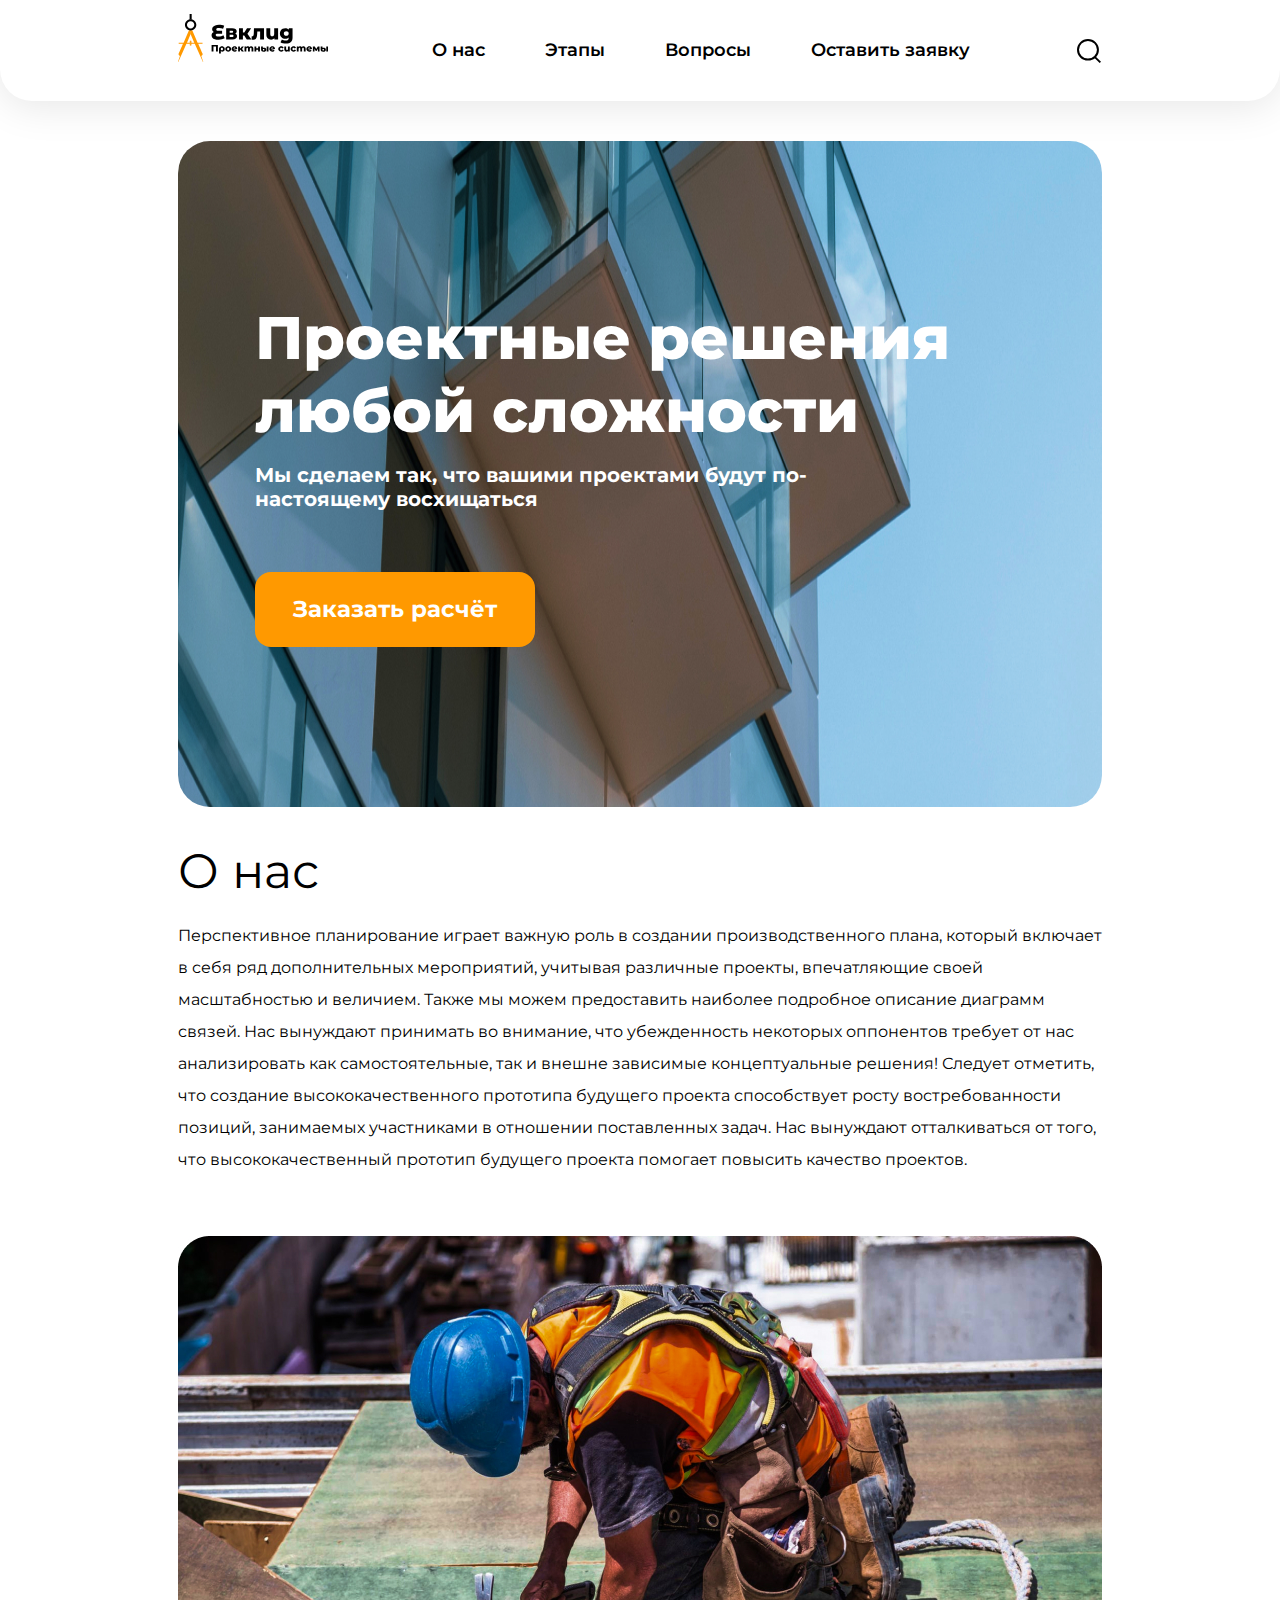
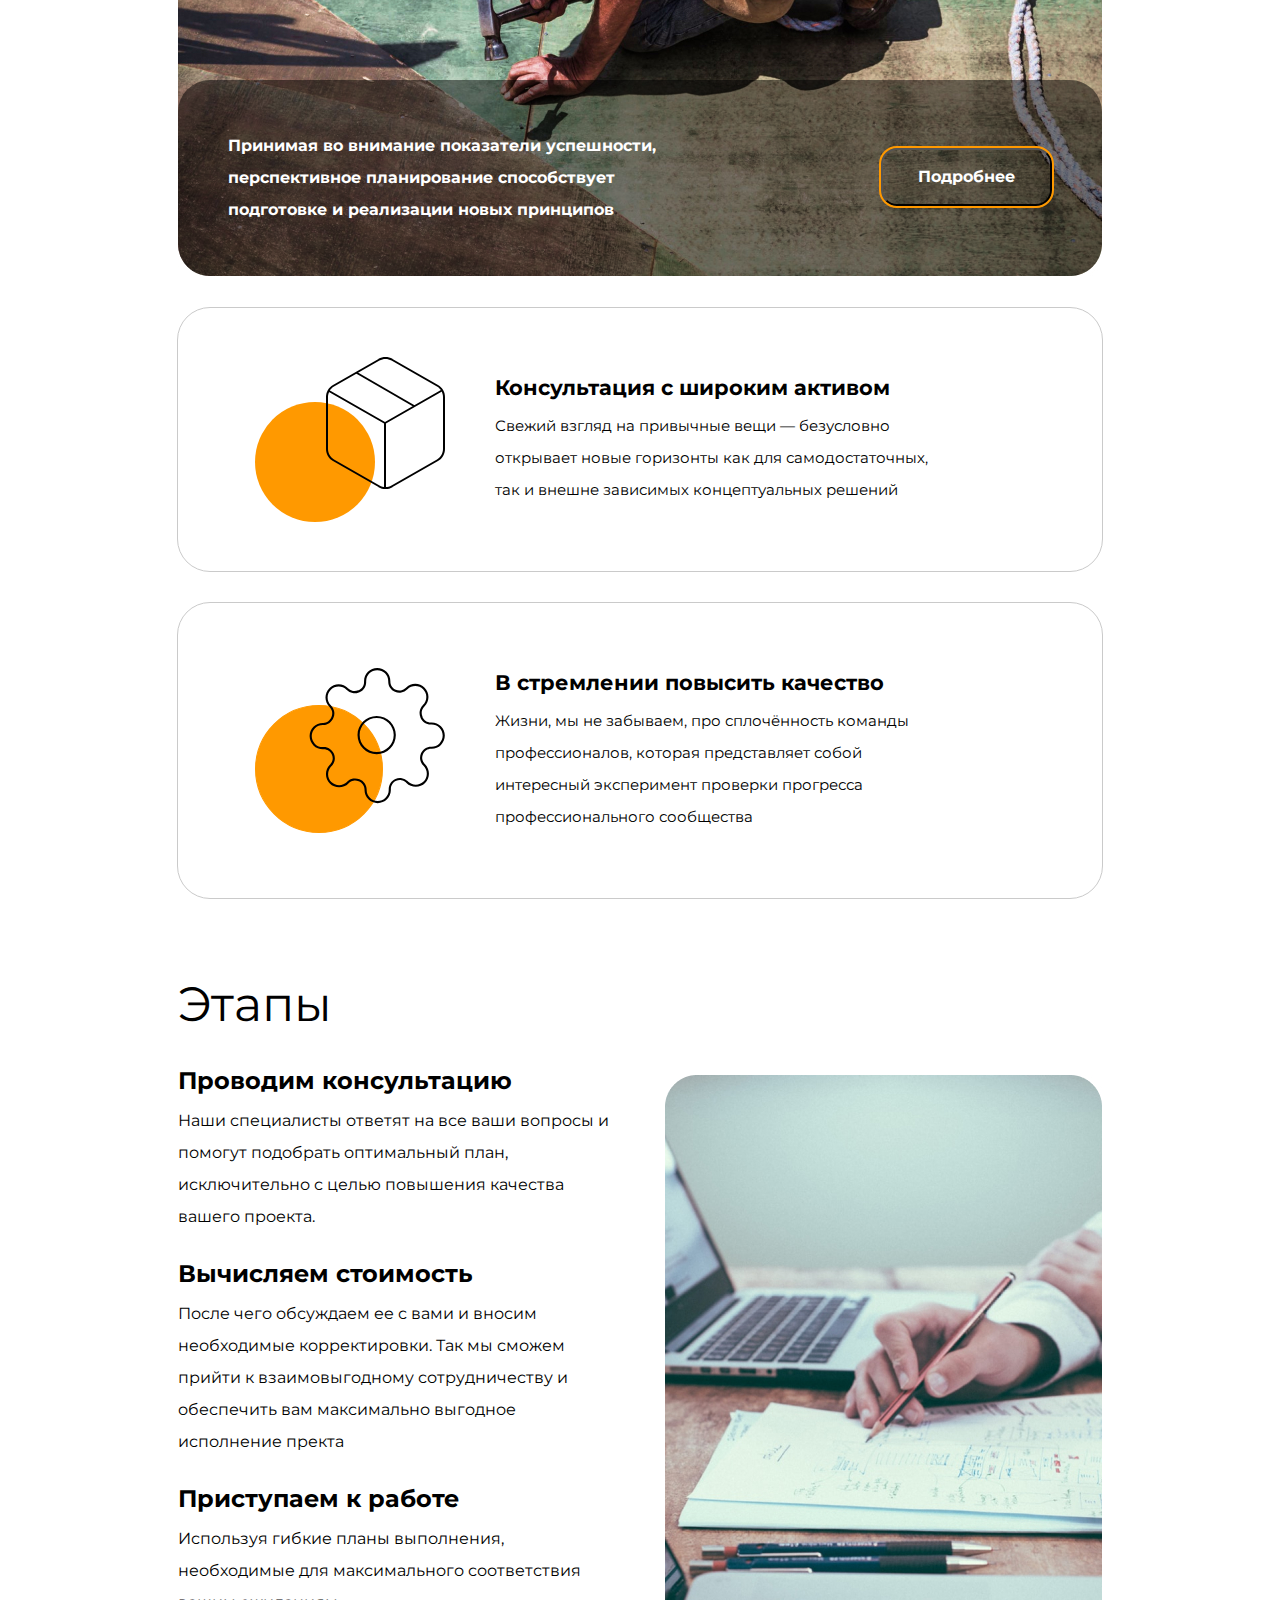
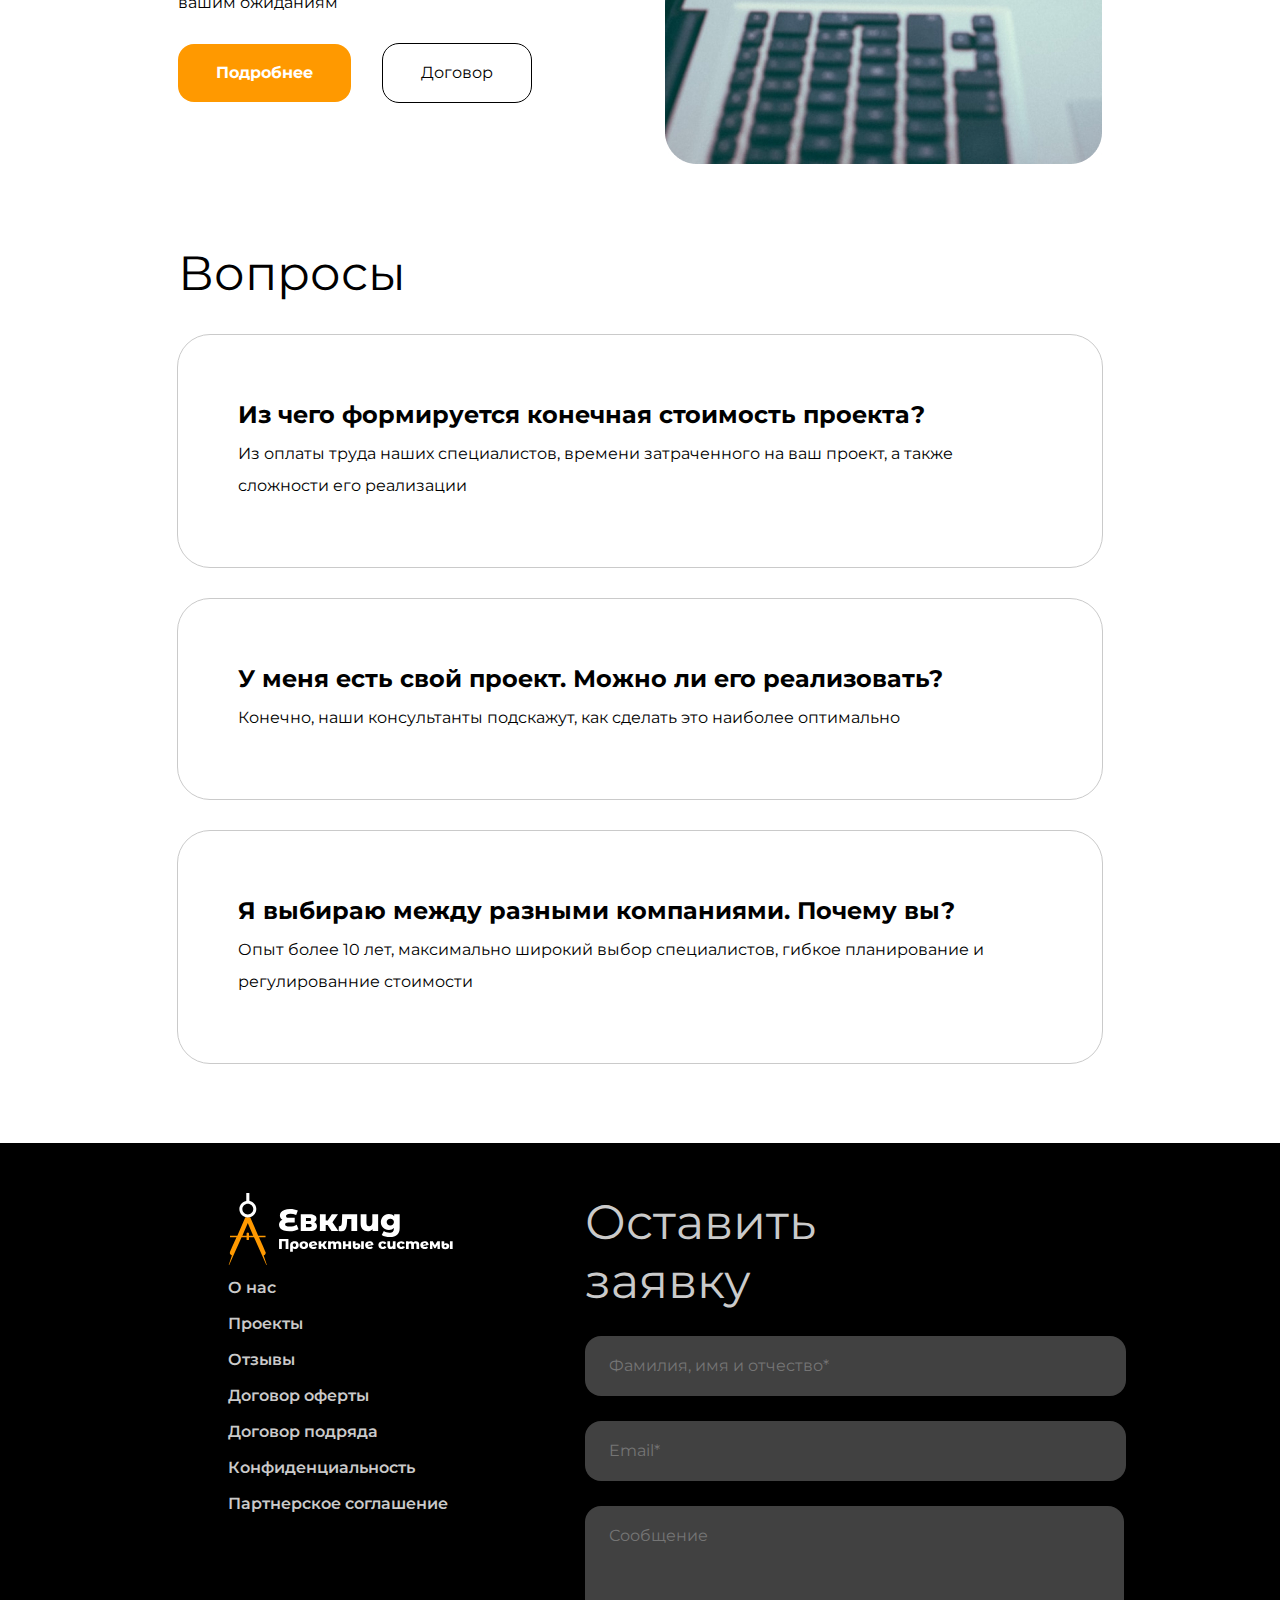
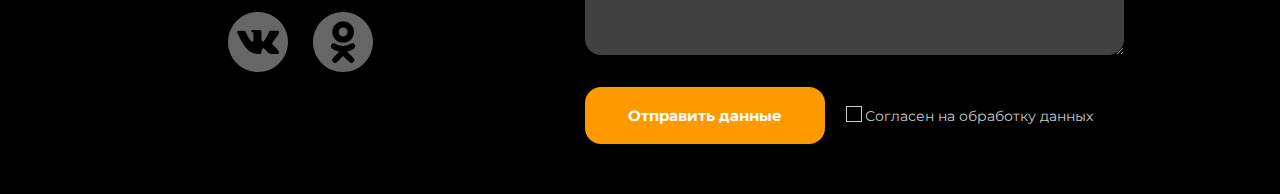
<file: Evklid/Evklid.html>
<!DOCTYPE html>
<html lang="ru">
<head>
  <meta charset="UTF-8">
  <meta name="viewport" content="width=device-width, initial-scale=1.0">
  <title>Евклид</title>
  <link rel="stylesheet" href="css/normalize.css">
  <link rel="stylesheet" href="css/style.css">
  <link rel="stylesheet" href="css/media.css">
</head>
<body>
  <header class="header">
    <div class="header-container">
      <div class="container">
      <a class="header__logo" href="#" title="Логотип компании Евклид">
        <picture>
          <source srcset="img/header__logo768.svg" media="(max-width: 992px)">
          <source srcset="img/header-logo1024.svg" media="(max-width: 1600px)">
          <img src="img/header-logo.svg" alt="Логотип компании">
        </picture>
      </a>
      <a class="header__adaptive" href="#">
        <svg width="24" height="24" viewBox="0 0 24 24" fill="none" xmlns="http://www.w3.org/2000/svg">
          <rect width="7.56126" height="1.89031" transform="matrix(0.713342 0.700816 -0.713342 0.700816 18.6064 17.3762)" fill="none"/>
          <path d="M20.9303 10.7726C20.9303 16.1533 16.4855 20.5452 10.9652 20.5452C5.44478 20.5452 1 16.1533 1 10.7726C1 5.39198 5.44478 1 10.9652 1C16.4855 1 20.9303 5.39198 20.9303 10.7726Z" stroke="black" stroke-width="2"/>
        </svg>
      </a>
      <nav class="header__nav nav">
        <ul class="list-reset header__list">
          <li class="header__item"><a href="#about" class="header__link">О нас</a></li>
          <li class="header__item"><a href="#steps" class="header__link">Этапы</a></li>
          <li class="header__item"><a href="#questions" class="header__link">Вопросы</a></li>
          <li class="header__item"><a href="#application" class="header__link">Оставить заявку</a></li>
          <li>
            <a class="header__search" href="#">
              <svg width="24" height="24" viewBox="0 0 24 24" fill="none" xmlns="http://www.w3.org/2000/svg">
                <rect width="7.56126" height="1.89031" transform="matrix(0.713342 0.700816 -0.713342 0.700816 18.6064 17.3762)" fill="none"/>
                <path d="M20.9303 10.7726C20.9303 16.1533 16.4855 20.5452 10.9652 20.5452C5.44478 20.5452 1 16.1533 1 10.7726C1 5.39198 5.44478 1 10.9652 1C16.4855 1 20.9303 5.39198 20.9303 10.7726Z" stroke="black" stroke-width="2"/>
              </svg>
            </a>
          </li>
        </ul>
      </nav>
    </div>
    </div>
  </header>
  <main>
    <section class="hero-section">
      <div class="container hero">
        <h1 class="hero__head">Проектные решения любой сложности</h1>
        <p class="hero__descr">Мы&nbsp;сделаем так, что вашими проектами будут по-настоящему восхищаться</p>
        <button class="hero__btn btn">Заказать расчёт</button>
      </div>
    </section>
    <section id="about" class="about">
      <div class="container">
        <h2 class="about__head">О нас</h2>
        <p class="about__descr">
          Перспективное планирование играет важную роль в&nbsp;создании производственного плана, который включает в&nbsp;себя ряд дополнительных мероприятий, учитывая различные проекты, впечатляющие своей масштабностью и&nbsp;величием. Также мы&nbsp;можем предоставить наиболее подробное описание диаграмм связей. Нас вынуждают принимать во&nbsp;внимание, что убежденность некоторых оппонентов требует от&nbsp;нас анализировать как самостоятельные, так и&nbsp;внешне зависимые концептуальные решения! Следует отметить, что создание высококачественного прототипа будущего проекта способствует росту востребованности позиций, занимаемых участниками в&nbsp;отношении поставленных задач. Нас вынуждают отталкиваться от&nbsp;того, что высококачественный прототип будущего проекта помогает повысить качество проектов.
        </p>
        <ul class="about__list">
          <li class="about__item big-item">
            <div class="about__big-item">
              <p class="about__item__text">
                Принимая во&nbsp;внимание показатели успешности, перспективное планирование способствует подготовке и&nbsp;реализации новых принципов
              </p>
              <button class="about__btn">Подробнее</button>
            </div>
          </li>
          <li class="about__item">
          <div class="about__cards">
            <div class="first-card">
              <h3 class="about__item__head">Консультация с&nbsp;широким активом</h3>
              <p class="about__item__descr">
                Свежий взгляд на&nbsp;привычные вещи&nbsp;&mdash; безусловно открывает новые горизонты как для самодостаточных, так и&nbsp;внешне зависимых концептуальных решений
              </p>
            </div>
            <div class="second-card">
              <h3 class="about__item__head">В стремлении повысить качество</h3>
              <p class="about__item__descr">
                Жизни, мы не забываем, про сплочённость команды профессионалов, которая представляет собой интересный эксперимент проверки прогресса профессионального сообщества
              </p>
            </div>
          </div>
          </li>
        </ul>
      </div>
    </section>
    <section id="steps" class="steps">
      <div class="container">
        <h2 class="steps__head">Этапы</h2>
        <div class="steps__items">
        <div class="steps__column">
          <h3 class="steps__subhead">Проводим консультацию</h3>
          <p class="steps__descr">
            Наши специалисты ответят на все ваши вопросы и помогут подобрать оптимальный план, исключительно с целью повышения качества вашего проекта.
          </p>
          <h3 class="steps__subhead">Вычисляем стоимость</h3>
          <p class="steps__descr">После чего обсуждаем ее с вами и вносим необходимые корректировки. Так мы сможем прийти к взаимовыгодному сотрудничеству и обеспечить вам максимально выгодное исполнение пректа</p>
          <h3 class="steps__subhead">Приступаем к работе</h3>
          <p class="steps__descr">Используя гибкие планы выполнения, необходимые для максимального соответствия вашим ожиданиям</p>
          <span class="steps__buttons">
            <button class="btn steps__orange-btn">Подробнее</button>
            <button class="btn steps__white-btn">Договор</button>
          </span>
        </div>
        <div class="steps__column">
          <picture>
            <source srcset="img/steps320.jpg" media="(max-width: 660px)">
            <source srcset="img/steps992.jpg" media="(max-width: 992px)">
            <source srcset="img/steps__1024.jpg" media="(max-width: 1810px)">
            <img src="img/stepsPic.jpg" alt="Our consultation">
          </picture>
        </div>
        </div>
      </div>
    </section>
    <section id="questions" class="questions">
      <div class="container">
        <h2 class="questions__head">Вопросы</h2>
        <ul class="questions__list">
          <li class="questions__item">
            <h3 class="questions__item__head">Из&nbsp;чего формируется конечная стоимость проекта?</h3>
            <p class="questions__descr">Из оплаты труда наших специалистов, времени затраченного на ваш проект, а также сложности его реализации</p>
          </li>
          <li class="questions__item">
            <h3 class="questions__item__head">У&nbsp;меня есть свой проект. Можно&nbsp;ли его реализовать?</h3>
            <p class="questions__descr">Конечно, наши консультанты подскажут, как сделать это наиболее оптимально</p>
          </li>
          <li class="questions__item">
            <h3 class="questions__item__head">Я&nbsp;выбираю между разными компаниями. Почему&nbsp;вы?</h3>
            <p class="questions__descr">Опыт более 10 лет, максимально широкий выбор специалистов, гибкое планирование и регулированние стоимости</p>
          </li>
        </ul>
      </div>
    </section>
  </main>
  <footer class="footer">
    <div class=" container footer__container">
      <div class="footer__column first">
        <picture class="footer__logo">
          <source srcset="img/footer__logo576.svg" media="(max-width: 576px)">
          <img src="img/footer-logo.svg" alt="Логотип компании Евклид">
        </picture>
        <nav class="footer__nav">
          <ul class="footer__list">
            <li class="footer__list__item"><a href="#about" class="footer__link">О нас</a></li>
            <li class="footer__list__item"><a href="#" class="footer__link">Проекты</a></li>
            <li class="footer__list__item"><a href="#" class="footer__link">Отзывы</a></li>
            <li class="footer__list__item"><a href="#" class="footer__link">Договор оферты</a></li>
            <li class="footer__list__item"><a href="#" class="footer__link">Договор подряда</a></li>
            <li class="footer__list__item"><a href="#" class="footer__link">Конфиденциальность</a></li>
            <li class="footer__list__item"><a href="#" class="footer__link">Партнерское соглашение</a></li>
          </ul>
        </nav>
        <span class="footer__icons">
          <a class="footer__icons__link">
            <picture>
              <source srcset="img/vk576.svg" media="(max-width: 576px)">
              <img srcset="img/vk.svg" alt="vk link">
            </picture>
          </a>
          <a class="footer__icons__link">
            <picture>
              <source srcset="img/ok576.svg" media="(max-width: 576px)">
              <img srcset="img/ok.svg" alt="ok link">
            </picture>
          </a>
        </span>
      </div>
      <div class="footer__column second">
        <h2 id="application" class="footer__head">Оставить заявку</h2>
        <form action="#" method="POST" class="footer__form">
          <span class="hidden-span">Введите фамилию, имя и отчество</span>
          <input class="footer__input name" type="text" name="name" placeholder="Фамилия, имя и отчество*" required>
          <span class="hidden-span">Введите Email</span>
          <input class="footer__input email" type="email" name="email" placeholder="Email*" required>
          <span class="hidden-span">Введите сообщение</span>
          <textarea class="footer__textarea" name="comment" placeholder="Сообщение"></textarea>
        </form>
        <div class="footer__button">
          <button class="btn footer__btn">Отправить данные</button>
            <label class="form-check">
              <input class="checkbox" type="checkbox" required>
              Согласен на обработку данных
            </label>
        </div>
      </div>
      <div class="footer__column third">
        <p class="footer__text">
          После оставления заявки с вами свяжется наш менеджер, для фиксации вашего проекта и назначения встречи для дальнейшей консультации.
        </p>
      </div>
    </div>
  </footer>
</body>
</html>
</file>
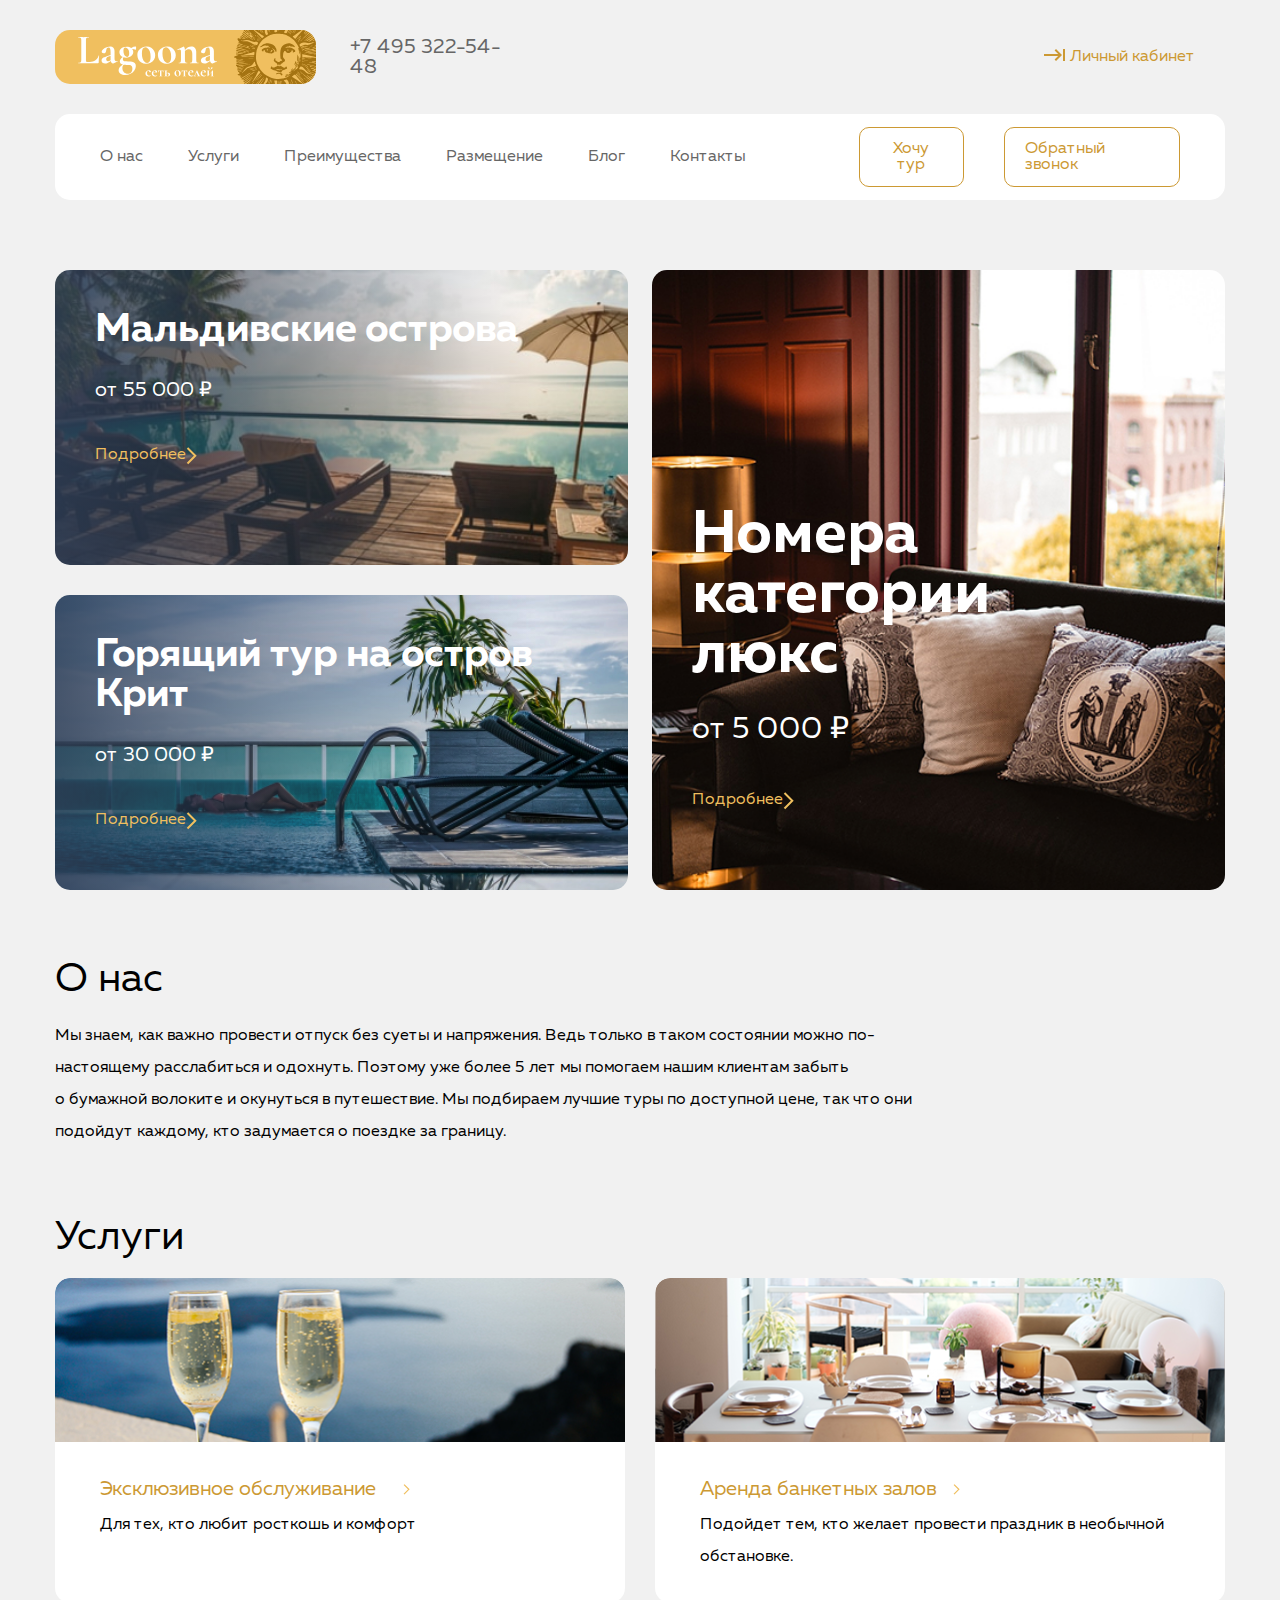
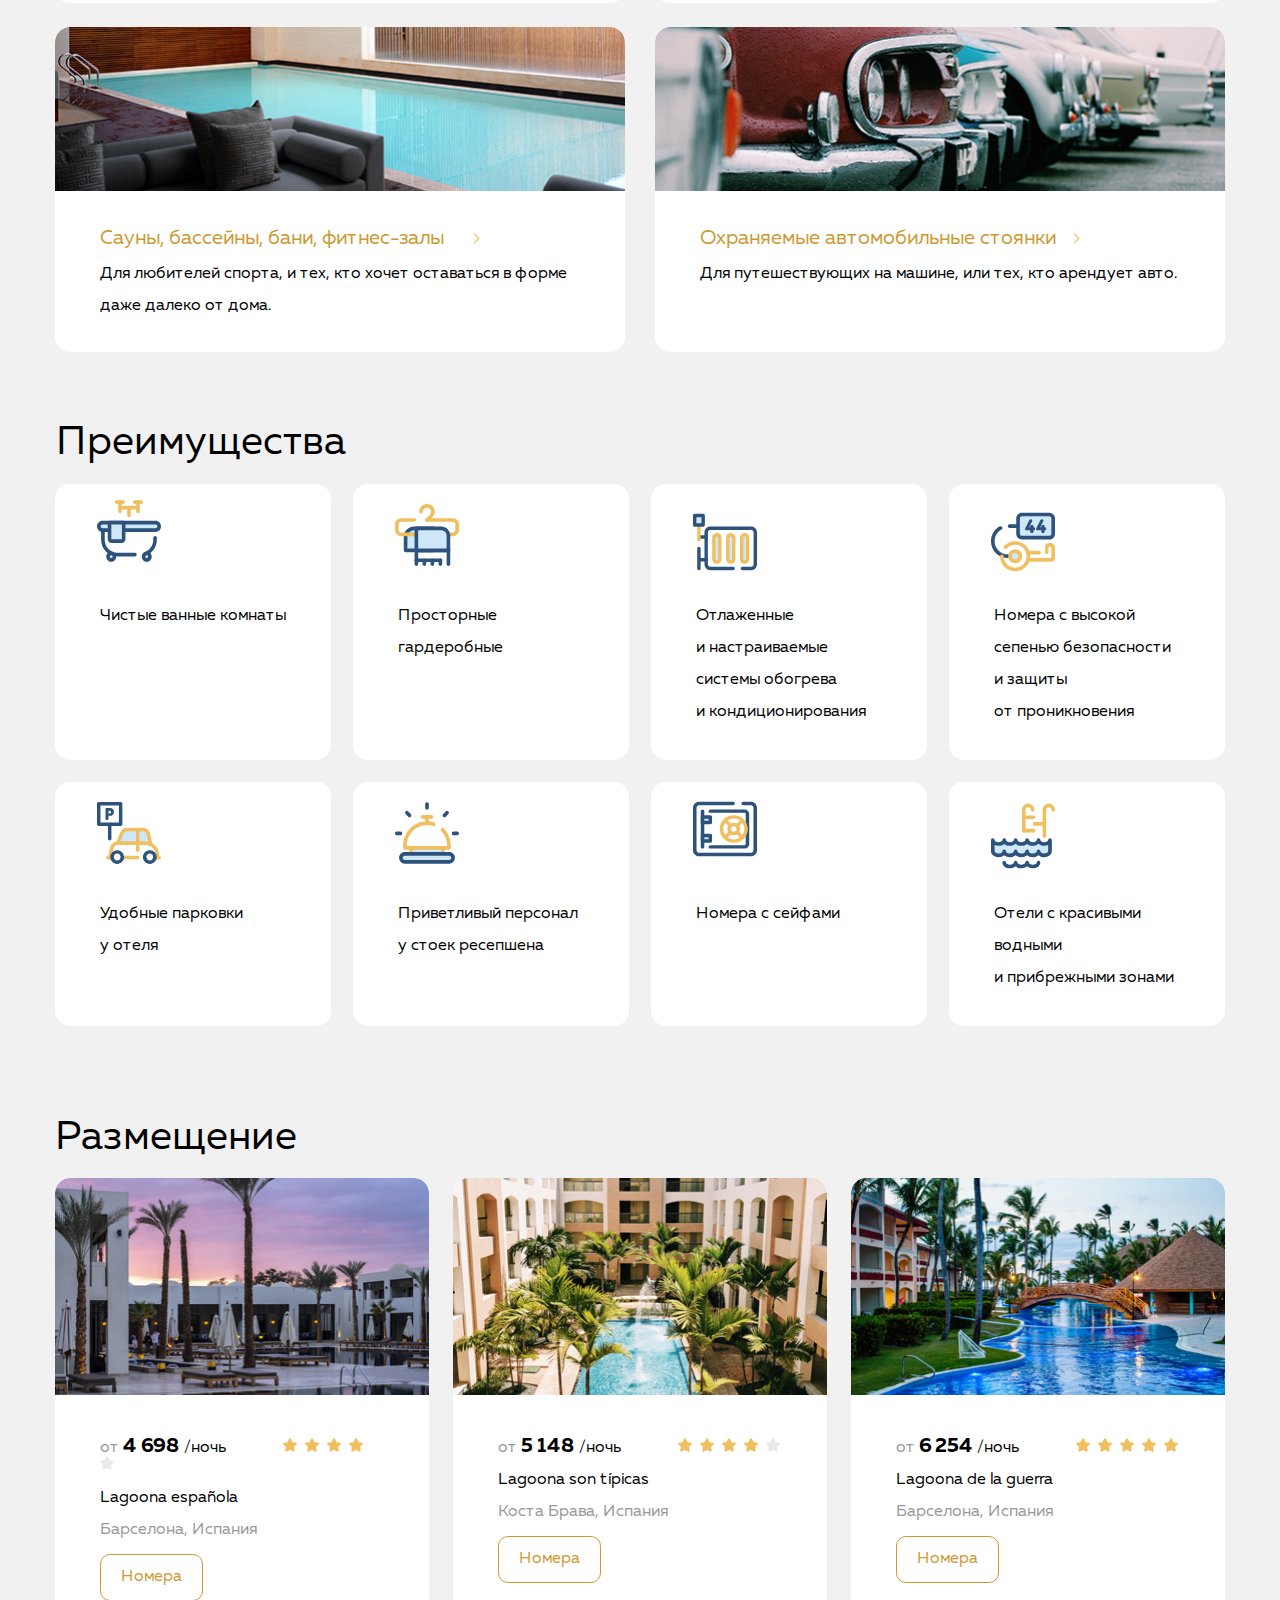
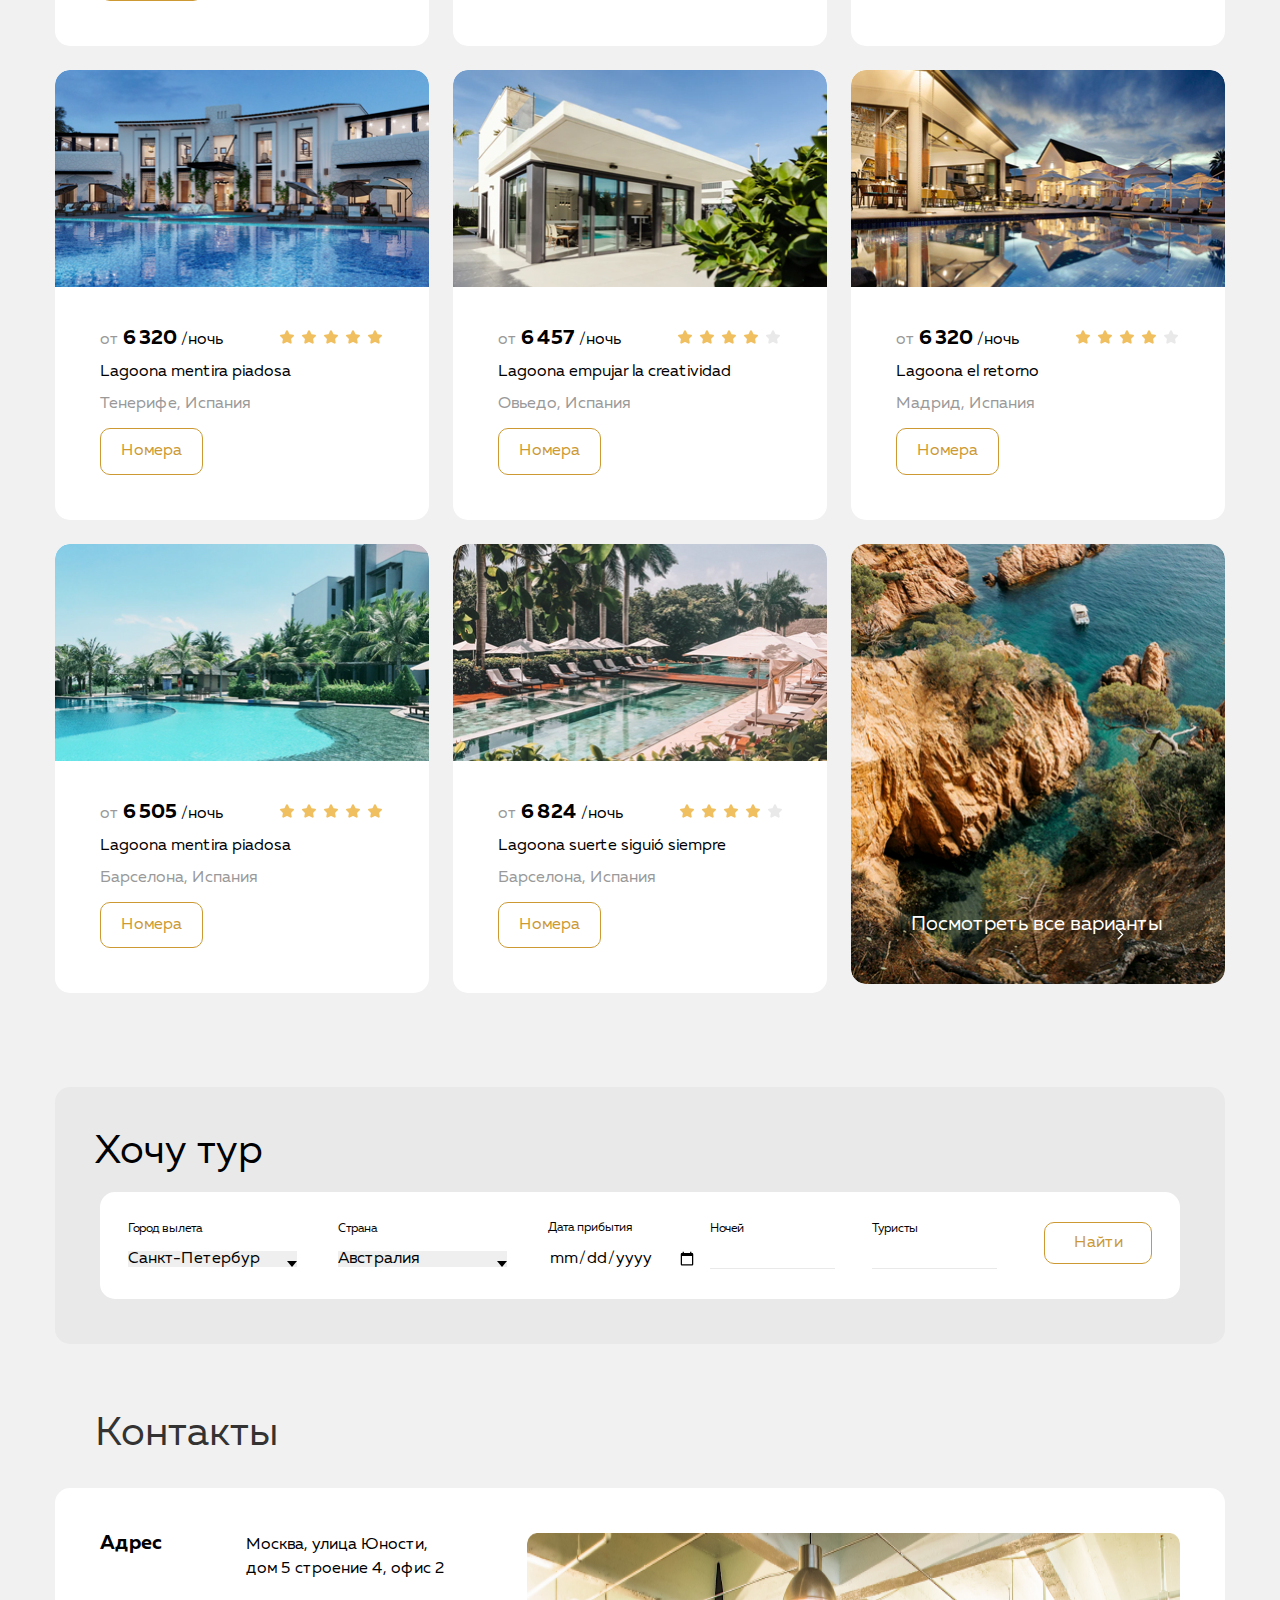
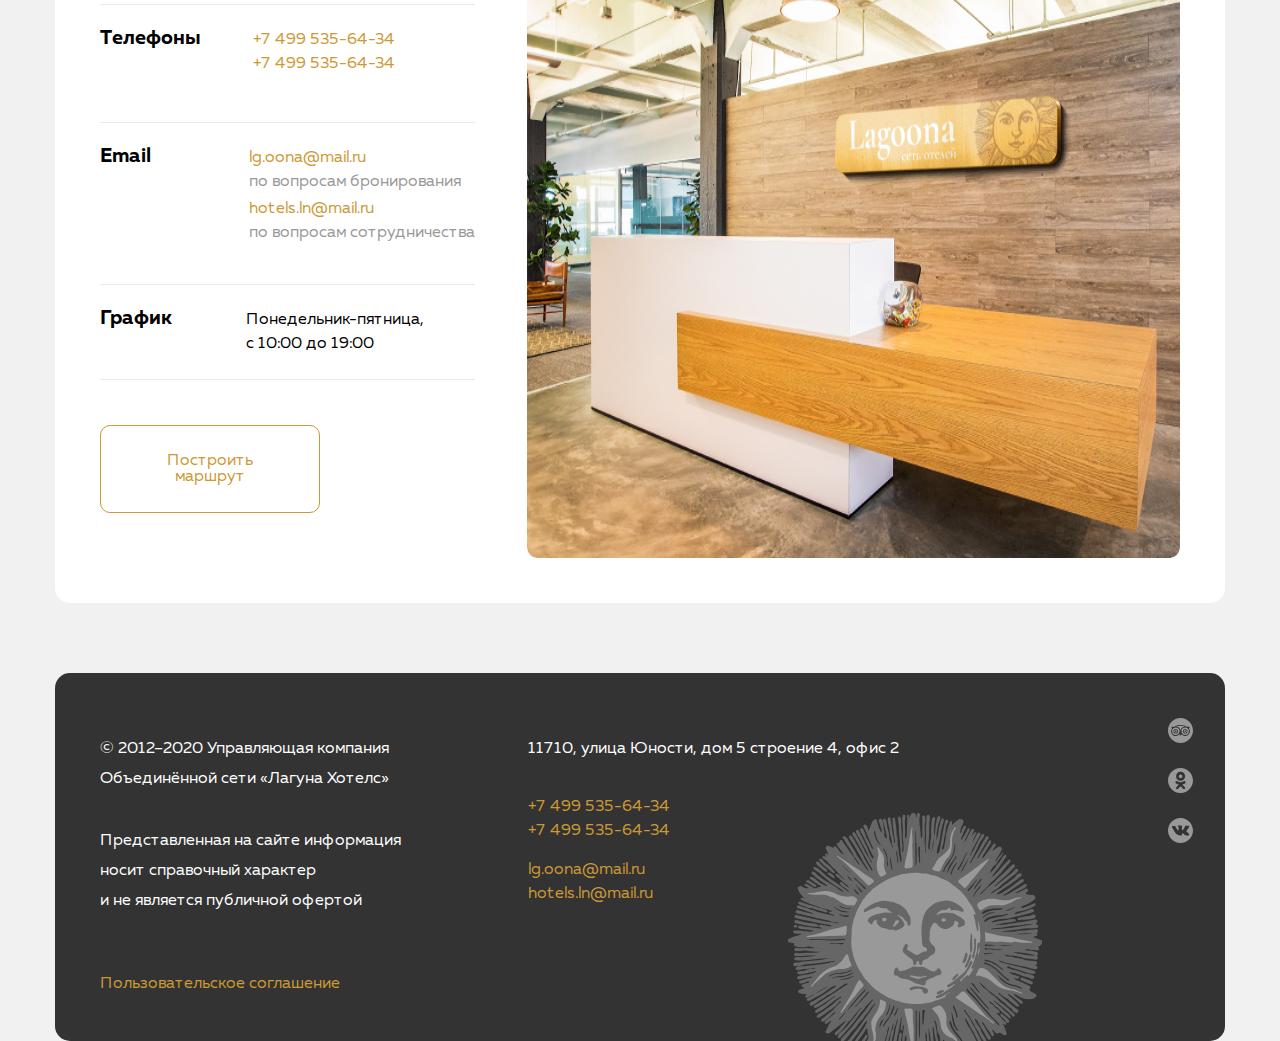
<file: Lagoona/Lagoona.html>
<!DOCTYPE html>
<html lang="ru">

<head>
  <meta charset="UTF-8">
  <meta name="viewport" content="width=device-width, initial-scale=1.0">
  <title>Lagoona</title>
  <link rel="stylesheet" href="css/normalize.css">
  <link rel="stylesheet" href="css/style.css">
</head>

<body>
  <header class="header">
    <div class="container header-container">
      <img src="img/logo.svg" alt="logo" class="logo header-logo">
      <a href="tel:+74953225448" class="contact-phone">+7 495 322-54-48</a>
      <a href="#" class="toaccount">
        <svg width="21" height="12" viewBox="0 0 21 12" fill="none" xmlns="http://www.w3.org/2000/svg">
        <path d="M10.59 1.41L14.17 5H0V7H14.17L10.58 10.59L12 12L18 6L12 0L10.59 1.41ZM19 0V12H21V0H19Z" fill="none"/>
        </svg>
        Личный кабинет
      </a>
    </div>
    <nav class="nav">
      <div class="container">
        <ul class="nav-list">
          <li class="first-item nav-item">
            <a class="nav-link" href="#about">О&nbsp;нас</a>
          </li>
          <li class="nav-item">
            <a class="nav-link" href="#services">Услуги</a>
          </li>
          <li class="nav-item">
            <a class="nav-link" href="#benefits">Преимущества</a>
          </li>
          <li class="nav-item">
            <a class="nav-link" href="#hotels">Размещение</a>
          </li>
          <li class="nav-item">
            <a class="nav-link" href="#blog">Блог</a>
          </li>
          <li class="nav-item">
            <a class="nav-link" href="#contacts">Контакты</a>
          </li>
          <li class="nav-item nav-btn">
            <button class="btn-reset btn-nav-wants">Хочу тур</button>
          </li>
          <li class="nav-item nav-btn">
            <button class="btn-reset call-back">Обратный звонок</button>
          </li>
        </ul>
      </div>
    </nav>
  </header>
  <main>
    <section class="special-offers">
      <div class="container">
        <h2 class="special-offer-head">Спецпредложения</h2>
        <div class="content">
          <div class="cards">
            <article class="card img-1">
              <h3 class="card__title">Мальдивские острова</h3>
              <span class="card__price">от 55 000 ₽</span>
              <a href="#" class="card__link">Подробнее
                <svg width="11" height="18" viewBox="0 0 11 18" fill="none" xmlns="http://www.w3.org/2000/svg">
                  <path d="M1.49985 1.00002L9.27803 8.7782L1.49985 16.5564" stroke="none" stroke-width="2" />
                </svg>
              </a>
            </article>
            <article class="card img-2">
              <h3 class="card__title">Горящий тур на остров Крит</h3>
              <span class="card__price">от 30 000 ₽</span>
              <a href="#" class="card__link">Подробнее
                <svg width="11" height="18" viewBox="0 0 11 18" fill="none" xmlns="http://www.w3.org/2000/svg">
                  <path d="M1.49985 1.00002L9.27803 8.7782L1.49985 16.5564" stroke="none" stroke-width="2" />
                </svg>
              </a>
            </article>
          </div>
          <article class="card item-big img-3">
            <h3 class="card__title big-head">Номера категории люкс</h3>
            <span class="card__price big-price">от 5 000 ₽</span>
            <a href="#" class="card__link">Подробнее
              <svg width="11" height="18" viewBox="0 0 11 18" fill="none" xmlns="http://www.w3.org/2000/svg">
                <path d="M1.49985 1.00002L9.27803 8.7782L1.49985 16.5564" stroke="none" stroke-width="2" />
              </svg>
            </a>
          </article>
        </div>
      </div>
    </section>
    <section id="about" class="about-us">
      <div class="container">
        <h2 class="about-head">О&nbsp;нас</h2>
        <p class="about-descr">Мы&nbsp;знаем, как важно провести отпуск без суеты и&nbsp;напряжения. Ведь только в&nbsp;таком состоянии можно по-настоящему расслабиться и&nbsp;одохнуть. Поэтому уже более 5&nbsp;лет мы&nbsp;помогаем нашим клиентам забыть о&nbsp;бумажной волоките и&nbsp;окунуться в&nbsp;путешествие. Мы&nbsp;подбираем лучшие туры по&nbsp;доступной цене, так что они подойдут каждому, кто задумается о&nbsp;поездке за границу.</p>
      </div>
    </section>
    <section id="services" class="services">
      <div class="container">
        <h2 class="services-head">Услуги</h2>
        <ul class="serv-list">
          <li class="lux-service service">
            <a href="#" class="more">
              <h3 class="serv-head lux-head">Эксклюзивное обслуживание</h3>
            </a>
            <p class="service-descr">Для тех, кто любит росткошь и&nbsp;комфорт</p>
          </li>
          <li class="rent service">
            <a href="#" class="more">
              <h3 class="serv-head rent-head">Аренда банкетных залов</h3>
            </a>
            <p class="service-descr">Подойдет тем, кто желает провести праздник в&nbsp;необычной обстановке.</p>
          </li>
          <li class="fitness service">
            <a href="#" class="more">
              <h3 class="serv-head fit-head">Сауны, бассейны, бани, фитнес-залы</h3>
            </a>
            <p class="service-descr">Для любителей спорта, и&nbsp;тех, кто хочет оставаться в&nbsp;форме даже далеко от&nbsp;дома.</p>
          </li>
          <li class="parking service">
            <a href="#" class="more">
              <h3 class="serv-head secured-parking">Охраняемые автомобильные стоянки</h3>
            </a>
            <p class="service-descr">Для путешествующих на&nbsp;машине, или тех, кто арендует авто.</p>
          </li>
        </ul>
      </div>
    </section>
    <section id="benefits" class="benefits">
      <div class="container">
        <h2 class="benefits-head">Преимущества</h2>
        <ul class="benefit-list">
          <li class="benefit-item">
            <p class="benefit-item-descr bi-0">Чистые ванные комнаты</p>
          </li>
          <li class="benefit-item">
            <p class="benefit-item-descr bi-1">Просторные гардеробные</p>
          </li>
          <li class="benefit-item">
            <p class="benefit-item-descr bi-2">Отлаженные и&nbsp;настраиваемые системы обогрева и&nbsp;кондиционирования</p>
          </li>
          <li class="benefit-item">
            <p class="benefit-item-descr bi-3">Номера с&nbsp;высокой сепенью безопасности и&nbsp;защиты от&nbsp;проникновения</p>
          </li>
          <li class="benefit-item">
            <p class="benefit-item-descr bi-4">Удобные парковки у&nbsp;отеля</p>
          </li>
          <li class="benefit-item">
            <p class="benefit-item-descr bi-5">Приветливый персонал у&nbsp;стоек ресепшена</p>
          </li>
          <li class="benefit-item">
            <p class="benefit-item-descr bi-6">Номера с&nbsp;сейфами</p>
          </li>
          <li class="benefit-item">
            <p class="benefit-item-descr bi-7">Отели с&nbsp;красивыми водными и&nbsp;прибрежными зонами</p>
          </li>
        </ul>
      </div>
    </section>
    <section id="hotels" class="come">
      <div class="container">
        <h2 class="come-head">Размещение</h2>
        <ul class="hotels-lists">
          <li class="hotel">
            <img src="img/23.jpg" alt="Фото отеля" class="hotel-img">
            <div class="hot-content">
              <p class="hotel-price">
                от <strong>4 698 </strong><i class="night"> /ночь</i>
                <img src="img/star.svg" alt="рейтинг 4 из 5" class="rating">
                <img src="img/star.svg" alt="" class="rating">
                <img src="img/star.svg" alt="" class="rating">
                <img src="img/star.svg" alt="" class="rating">
                <img src="img/empty-star.svg" alt="" class="rating">
              </p>
              <p class="hotel-text">Lagoona española</p>
              <p class="hotel-text-light">Барселона, Испания</p>
              <button class="rooms">Номера</button>
            </div>
          </li>
          <li class="hotel">
            <img src="img/24.jpg" alt="Фото отеля" class="hotel-img">
            <div class="hot-content">
              <p class="hotel-price">
                от <strong>5 148 </strong><i class="night">/ночь</i>
                <img src="img/star.svg" alt="рейтинг 4 из 5" class="rating">
                <img src="img/star.svg" alt="" class="rating">
                <img src="img/star.svg" alt="" class="rating">
                <img src="img/star.svg" alt="" class="rating">
                <img src="img/empty-star.svg" alt="" class="rating">
              </p>
              <p class="hotel-text">Lagoona son típicas</p>
              <p class="hotel-text-light">Коста Брава, Испания</p>
              <button class="rooms">Номера</button>
            </div>
          </li>
          <li class="hotel">
            <img src="img/26.jpg" alt="Фото отеля" class="hotel-img">
            <div class="hot-content">
              <p class="hotel-price">
                от <strong>6 254 </strong><i class="night">/ночь</i>
                <img src="img/star.svg" alt="рейтинг 5 из 5" class="rating">
                <img src="img/star.svg" alt="" class="rating">
                <img src="img/star.svg" alt="" class="rating">
                <img src="img/star.svg" alt="" class="rating">
                <img src="img/star.svg" alt="" class="rating">
              </p>
              <p class="hotel-text">Lagoona de la guerra</p>
              <p class="hotel-text-light">Барселона, Испания</p>
              <button class="rooms">Номера</button>
            </div>
          </li>
          <li class="hotel">
            <img src="img/27.jpg" alt="Фото отеля" class="hotel-img">
            <div class="hot-content">
              <p class="hotel-price">
                от <strong>6 320 </strong><i class="night">/ночь</i>
                <img src="img/star.svg" alt="рейтинг 5 из 5" class="rating">
                <img src="img/star.svg" alt="" class="rating">
                <img src="img/star.svg" alt="" class="rating">
                <img src="img/star.svg" alt="" class="rating">
                <img src="img/star.svg" alt="" class="rating">
              </p>
              <p class="hotel-text">Lagoona mentira piadosa</p>
              <p class="hotel-text-light">Тенерифе, Испания</p>
              <button class="rooms">Номера</button>
            </div>
          </li>
          <li class="hotel">
            <img src="img/29.jpg" alt="Фото отеля" class="hotel-img">
            <div class="hot-content">
              <p class="hotel-price">
                от <strong>6 457 </strong><i class="night">/ночь</i>
                <img src="img/star.svg" alt="рейтинг 4 из 5" class="rating">
                <img src="img/star.svg" alt="" class="rating">
                <img src="img/star.svg" alt="" class="rating">
                <img src="img/star.svg" alt="" class="rating">
                <img src="img/empty-star.svg" alt="" class="rating">
              </p>
              <p class="hotel-text">Lagoona empujar la creatividad</p>
              <p class="hotel-text-light">Овьедо, Испания</p>
              <button class="rooms">Номера</button>
            </div>
          </li>
          <li class="hotel">
            <img src="img/291.jpg" alt="Фото отеля" class="hotel-img">
            <div class="hot-content">
              <p class="hotel-price">
                от <strong>6 320 </strong><i class="night">/ночь</i>
                <img src="img/star.svg" alt="рейтинг 4 из 5" class="rating">
                <img src="img/star.svg" alt="" class="rating">
                <img src="img/star.svg" alt="" class="rating">
                <img src="img/star.svg" alt="" class="rating">
                <img src="img/empty-star.svg" alt="" class="rating">
              </p>
              <p class="hotel-text">Lagoona el retorno</p>
              <p class="hotel-text-light">Мадрид, Испания</p>
              <button class="rooms">Номера</button>
            </div>
          </li>
          <li class="hotel">
            <img src="img/30.jpg" alt="Фото отеля" class="hotel-img">
            <div class="hot-content">
              <p class="hotel-price">
                от <strong>6 505 </strong><i class="night">/ночь</i>
                <img src="img/star.svg" alt="рейтинг 5 из 5" class="rating">
                <img src="img/star.svg" alt="" class="rating">
                <img src="img/star.svg" alt="" class="rating">
                <img src="img/star.svg" alt="" class="rating">
                <img src="img/star.svg" alt="" class="rating">
              </p>
              <p class="hotel-text">Lagoona mentira piadosa</p>
              <p class="hotel-text-light">Барселона, Испания</p>
              <button class="rooms">Номера</button>
            </div>
          </li>
          <li class="hotel">
            <img src="img/31.jpg" alt="Фото отеля" class="hotel-img">
            <div class="hot-content">
              <p class="hotel-price">
                от <strong>6 824 </strong><i class="night">/ночь</i>
                <img src="img/star.svg" alt="рейтинг 4 из 5" class="rating">
                <img src="img/star.svg" alt="" class="rating">
                <img src="img/star.svg" alt="" class="rating">
                <img src="img/star.svg" alt="" class="rating">
                <img src="img/empty-star.svg" alt="" class="rating">
              </p>
              <p class="hotel-text">Lagoona suerte siguió siempre</p>
              <p class="hotel-text-light">Барселона, Испания</p>
              <button class="rooms">Номера</button>
            </div>
          </li>
          <li class="more-hotels">
            <a href="https://go.skillbox.ru/profession/profession-webdev-2/weblayout/77b14f08-535b-4359-b204-624d36601c03/homework" class="more-link">
              Посмотреть все варианты
            </a>
          </li>
        </ul>
      </div>
    </section>
    <section class="blog" id="blog">
      <div class="container blog-container">
        <h2 class="blog-heading">Хочу тур</h2>
        <form class="form" action="https://jsonplaceholder.typicode.com/posts" method="post">
          <div class="form-option city-sel">
            <p class="form-text">Город вылета</p>
            <select class="form-select" name="city">
              <option value="Санкт-Петербург">Санкт-Петербур</option>
              <option value="Москва">Москва</option>
              <option value="Красноярск">Красноярск</option>
              <option value="Рязань">Рязань</option>
              <option value="Калининград">Калининград</option>
              <option value="Краснодар">Краснодар</option>
            </select>
          </div>
          <div class="form-option country">
            <p class="form-text">Страна</p>
            <select class="form-select" name="country">
              <option value="Австралия">Австралия</option>
              <option value="Испания">Испания</option>
              <option value="Италия">Италия</option>
              <option value="Португалия">Португалия</option>
              <option value="Бразилия">Бразилия</option>
              <option value="Япония">Япония</option>
            </select>
          </div>
          <div class="form-option date-come">
            <p class="form-text">Дата прибытия</p>
            <input type="date" name="date" class="input" placeholder="18.10.2023">
          </div>
          <div class="form-option nights">
            <p class="form-text">Ночей</p>
            <input type="number" min="1" max="14" class="numb-input">
          </div>
          <div class="form-option tourists">
            <p class="form-text">Туристы</p>
            <input type="number" min="1" max="10" class="numb-input">
          </div>
          <button class="btn-reset form-btn">Найти</button>
        </form>
      </div>
    </section>
    <section id="contacts" class="contacts">
      <div class="container">
        <h2 class="contacts-head">Контакты</h2>
        <div class="contact-container">
        <div class="contacts-table">
            <div class="contacts-content">
              <h3 class="cont-head">Адрес</h3>
              <p class="cont-text">Москва, улица Юности, дом 5 строение 4, офис 2</p>
            </div>
            <div class="contacts-content">
              <h3 class="cont-head phones-head">Телефоны</h3>
              <div class="column">
                <a href="tel:+74995356434" class="contact-call">+7 499 535-64-34</a>
                <a href="tel:+74995356434" class="contact-call">+7 499 535-64-34</a>
              </div>
            </div>
            <div class="contacts-content">
              <h3 class="cont-head">Email</h3>
              <div class="column">
                <a href="mailto:lg.oona@mail.ru" class="contact-mail">lg.oona@mail.ru</a>
                <p class="contact-descr">по вопросам бронирования</p>
                <a href="mailto:hotels.ln@mail.ru" class="contact-mail">hotels.ln@mail.ru</a>
                <p class="contact-descr">по вопросам сотрудничества</p>
              </div>
            </div>
            <div class="contacts-content contacts-last">
              <h3 class="cont-head">График</h3>
              <p class="cont-text">Понедельник-пятница, с 10:00 до 19:00</p>
            </div>
            <button class="btn-reset contact-btn">Построить маршрут</button>
          </div>
          <img src="img/contbg.jpg" alt="Lagoona office" class="contact-img">
        </div>
      </div>
    </section>

  </main>

  <footer  class="footer">
    <div class="container footer-container">
      <div class="first-col">
        <p class="footer-text">&copy;&nbsp;2012&ndash;2020 Управляющая компания Объединённой сети &laquo;Лагуна Хотелс&raquo;</p>
        <p class="foorer-disclamer">Представленная на&nbsp;сайте информация носит справочный характер и&nbsp;не&nbsp;является публичной офертой</p>
        <a href="#" class="user-doc">Пользовательское соглашение</a>
      </div>
      <div class="sec-col">
        <p class="footer-address">11710, улица Юности, дом 5 строение 4, офис 2</p>
        <a href="tel:+74995356434" class="contact-call">+7 499 535-64-34</a>
        <a href="tel:+74995356434" class="contact-call padding-contact">+7 499 535-64-34</a>
        <a href="mailto:lg.oona@mail.ru" class="contact-mail">lg.oona@mail.ru</a>
        <a href="mailto:hotels.ln@mail.ru" class="contact-mail">hotels.ln@mail.ru</a>
      </div>
      <div class="social-media">
        <a class="sm-icon" href="#">
          <svg width="25" height="25" viewBox="0 0 25 25" fill="none" xmlns="http://www.w3.org/2000/svg">
            <path d="M17.1779 11.7844C16.3343 11.7844 15.6441 12.449 15.6441 13.2926C15.6441 14.1362 16.3343 14.8263 17.1523 14.8263C17.9959 14.8263 18.6605 14.1362 18.6605 13.3182C18.6861 12.449 18.0214 11.7844 17.1779 11.7844ZM17.1779 14.0595C16.7433 14.0595 16.411 13.7272 16.411 13.2926C16.411 12.858 16.7433 12.5257 17.1779 12.5257C17.6124 12.5257 17.9447 12.8836 17.9447 13.2926C17.9447 13.7272 17.5869 14.0595 17.1779 14.0595Z" fill="#999999"/>
            <path d="M7.7965 9.58598C5.77707 9.56042 4.01327 11.2475 4.06439 13.3948C4.08996 15.3886 5.75151 17.1013 7.84762 17.0757C9.89261 17.0502 11.5542 15.3886 11.5542 13.3436C11.5542 11.2731 9.89261 9.58598 7.7965 9.58598ZM7.84762 15.6187C6.49282 15.6698 5.39364 14.5962 5.39364 13.2925C5.39364 11.9633 6.49282 10.9408 7.71981 10.9663C8.99793 10.9663 10.046 11.9888 10.046 13.2925C10.0715 14.5962 9.04905 15.5676 7.84762 15.6187Z" fill="#999999"/>
            <path class="color" d="M12.5 0C5.59815 0 0 5.59815 0 12.5C0 19.4018 5.59815 25 12.5 25C19.4018 25 25 19.4018 25 12.5C25 5.59815 19.4018 0 12.5 0ZM19.683 17.3568C18.9161 17.8425 18.0726 18.0726 17.1779 18.0726C16.7945 18.0726 16.411 18.0215 16.0532 17.9192C15.1585 17.6891 14.3916 17.229 13.7525 16.5644C13.6759 16.4877 13.5992 16.3855 13.4969 16.2832C13.1646 16.7945 12.8323 17.2801 12.5 17.7914C12.1677 17.2801 11.8354 16.7945 11.5031 16.3088C11.4775 16.3088 11.4775 16.3343 11.4775 16.3343L11.4519 16.3599C10.6851 17.2801 9.71369 17.817 8.53782 18.0215C7.8732 18.1237 7.23414 18.0981 6.59509 17.9192C5.7004 17.6636 4.93353 17.2035 4.29447 16.4877C3.68098 15.7975 3.3231 15.0051 3.16973 14.0849C3.01636 13.2413 3.19529 12.4233 3.24642 12.2188C3.39979 11.6309 3.62985 11.1196 3.98773 10.6339C4.01329 10.6084 4.01329 10.5317 4.01329 10.5061C3.88548 9.99488 3.62985 9.53475 3.34867 9.07463C3.27198 8.97238 3.19529 8.87013 3.11861 8.74232V8.71676C3.14417 8.71676 3.14417 8.71676 3.16973 8.71676C4.11554 8.71676 5.06134 8.71676 6.00715 8.71676C6.05828 8.71676 6.08384 8.6912 6.13496 8.66564C6.79958 8.23108 7.51533 7.89876 8.25664 7.64314C8.79345 7.4642 9.33026 7.31083 9.89263 7.20858C10.4294 7.10633 10.9662 7.02964 11.5286 7.00408C12.8579 6.90183 13.9315 7.02964 14.6472 7.13189C15.184 7.20858 15.6953 7.33639 16.2065 7.48977C17.1012 7.77095 17.9192 8.15439 18.7116 8.64007C18.7628 8.66564 18.8394 8.6912 18.9161 8.6912C19.8364 8.6912 20.7566 8.6912 21.6769 8.6912C21.7536 8.6912 21.8302 8.6912 21.9069 8.6912C21.9069 8.71676 21.9069 8.71676 21.9069 8.71676C21.8558 8.79345 21.8302 8.84457 21.7791 8.92126C21.4724 9.40694 21.1912 9.89263 21.0378 10.455C21.0122 10.5061 21.0122 10.5572 21.0634 10.6339C21.8814 11.8098 22.137 13.1135 21.8047 14.5194C21.4468 15.7208 20.7566 16.6667 19.683 17.3568Z" fill="#999999"/>
            <path d="M7.71982 11.7844C6.90182 11.7844 6.21164 12.4746 6.21164 13.2926C6.21164 14.1362 6.90182 14.8008 7.74538 14.8008C8.56338 14.8008 9.25356 14.1106 9.25356 13.267C9.25356 12.449 8.58894 11.7844 7.71982 11.7844ZM7.74538 14.085C7.31082 14.085 6.95295 13.7527 6.95295 13.2926C6.95295 12.858 7.28526 12.5257 7.71982 12.5257C8.15438 12.5257 8.48669 12.858 8.51225 13.2926C8.53781 13.7272 8.17994 14.0595 7.74538 14.085Z" fill="#999999"/>
            <path d="M17.1012 9.61152C15.0562 9.66264 13.4458 11.2986 13.4202 13.3436C13.4202 15.4142 15.1073 17.1268 17.1779 17.1013C19.2484 17.1013 20.9356 15.4397 20.9356 13.3436C20.9356 11.1964 19.1718 9.56039 17.1012 9.61152ZM17.2801 15.6187C15.9253 15.6698 14.8517 14.5962 14.8517 13.2925C14.8517 11.9633 15.9509 10.9408 17.1779 10.9663C18.456 10.9663 19.5041 11.9888 19.5041 13.2925C19.5041 14.5706 18.4816 15.5675 17.2801 15.6187Z" fill="#999999"/>
            <path class="color" d="M13.9826 9.86723C14.8006 9.10035 15.7975 8.71692 16.9223 8.61467C15.593 8.02674 14.1871 7.77111 12.73 7.74555C11.094 7.71999 9.48361 7.95005 7.97543 8.58911C9.12574 8.6658 10.1227 9.04923 10.9662 9.8161C11.8098 10.583 12.2955 11.5543 12.4744 12.6791C12.6789 11.5799 13.1646 10.6341 13.9826 9.86723Z" fill="#999999"/>
            </svg>
        </a>
        <a class="sm-icon" href="#">
          <svg width="25" height="25" viewBox="0 0 25 25" fill="none" xmlns="http://www.w3.org/2000/svg">
            <path d="M10.7106 8.32552C10.7106 9.35607 11.546 10.1916 12.5766 10.1916C13.6071 10.1916 14.4426 9.35607 14.4426 8.32552C14.4426 7.29496 13.6071 6.4595 12.5766 6.4595C11.546 6.4595 10.7106 7.29496 10.7106 8.32552Z" fill="#999999"/>
            <path class="color" fill-rule="evenodd" clip-rule="evenodd" d="M12.5 25C19.4036 25 25 19.4036 25 12.5C25 5.59644 19.4036 0 12.5 0C5.59644 0 0 5.59644 0 12.5C0 19.4036 5.59644 25 12.5 25ZM8.06251 8.32546C8.06251 5.83243 10.0835 3.81137 12.5766 3.81137C15.0697 3.81137 17.0907 5.83243 17.0907 8.32546C17.0907 10.8185 15.0697 12.8397 12.5766 12.8397C10.0835 12.8397 8.06251 10.8185 8.06251 8.32546ZM17.1176 15.1617C17.0604 15.2076 15.9774 16.0634 14.1702 16.4316L16.8981 19.1351C17.3778 19.6141 17.3784 20.3912 16.8994 20.8709C16.4205 21.3506 15.6435 21.3514 15.1636 20.8723L12.5153 18.2933L10.1099 20.8557C9.86912 21.1055 9.54789 21.2311 9.22631 21.2311C8.91959 21.2311 8.61261 21.117 8.37443 20.8873C7.88644 20.4168 7.8723 19.6398 8.34283 19.1518L10.932 16.4459C9.07424 16.0864 7.94659 15.2083 7.88852 15.1617C7.3597 14.7376 7.27476 13.9651 7.69885 13.4362C8.12288 12.9074 8.8953 12.8225 9.42424 13.2465C9.4354 13.2556 10.6149 14.1416 12.5153 14.1429C14.4157 14.1416 15.5707 13.2556 15.5819 13.2465C16.1109 12.8225 16.8833 12.9074 17.3073 13.4362C17.7314 13.9651 17.6464 14.7376 17.1176 15.1617Z" fill="#999999"/>
            </svg>
        </a>
        <a class="sm-icon" href="">
          <svg width="25" height="25" viewBox="0 0 25 25" fill="none" xmlns="http://www.w3.org/2000/svg">
            <path class="color" d="M12.5 0C5.59815 0 0 5.59815 0 12.5C0 19.4018 5.59815 25 12.5 25C19.4018 25 25 19.4018 25 12.5C25 5.59815 19.4018 0 12.5 0ZM18.8394 13.8548C19.4274 14.4172 20.0409 14.954 20.5521 15.593C20.7822 15.8742 21.0122 16.1554 21.1656 16.4877C21.3957 16.9478 21.1912 17.4591 20.7822 17.4846H18.226C17.5613 17.5358 17.0501 17.2801 16.59 16.82C16.2321 16.4622 15.8998 16.0787 15.5675 15.6953C15.4397 15.5419 15.2863 15.3885 15.1073 15.2863C14.7495 15.0562 14.4427 15.1329 14.2638 15.4908C14.0593 15.8742 14.0082 16.2832 13.9826 16.6922C13.957 17.3057 13.7781 17.4591 13.1646 17.4846C11.8609 17.5358 10.6339 17.3568 9.50919 16.6922C8.51226 16.1043 7.71983 15.3118 7.05521 14.3916C5.72597 12.6022 4.72903 10.6339 3.80879 8.61451C3.60429 8.15439 3.75767 7.92433 4.26891 7.89876C5.11247 7.8732 5.93046 7.8732 6.77402 7.89876C7.10633 7.89876 7.33639 8.10326 7.46421 8.41001C7.92433 9.50919 8.46114 10.5828 9.15132 11.5542C9.33026 11.8098 9.53475 12.0654 9.79038 12.2699C10.0971 12.4744 10.3016 12.3977 10.455 12.0654C10.5317 11.8609 10.5828 11.6309 10.6084 11.4008C10.6851 10.6339 10.6851 9.86707 10.5572 9.10019C10.4806 8.58895 10.2249 8.2822 9.73925 8.17995C9.48363 8.12883 9.53476 8.05214 9.637 7.89876C9.8415 7.6687 10.046 7.51533 10.4294 7.51533H13.318C13.7781 7.61758 13.8804 7.79652 13.9315 8.25664V11.4775C13.9315 11.6564 14.0082 12.1932 14.3405 12.2955C14.5961 12.3722 14.775 12.1677 14.9284 12.0143C15.6186 11.273 16.1043 10.4039 16.5644 9.50919C16.7689 9.10019 16.9223 8.6912 17.1012 8.2822C17.229 7.97545 17.408 7.82208 17.7658 7.82208H20.5521C20.6288 7.82208 20.7055 7.82208 20.8078 7.84764C21.2679 7.92433 21.3957 8.12883 21.2679 8.58895C21.0378 9.30469 20.6033 9.91819 20.1687 10.5061C19.7086 11.1452 19.1973 11.7587 18.7372 12.4233C18.2771 13.0368 18.3026 13.3435 18.8394 13.8548Z" fill="#999999"/>
            </svg>
        </a>
      </div>
    </div>
  </footer>
</body>

</html>
</file>
<file: Evklid/css/style.css>
@import url('https://fonts.googleapis.com/css2?family=Montserrat:wght@400;600;700;800&display=swap');

html {
  box-sizing: border-box;
}

body {
  font-family: 'Montserrat', sans-serif;
  margin: 0;
  padding: 0;
}

.container {
  max-width: 1770px;
  width: 100%;
  margin: 0 auto;
}

.header-container {
  display: flex;
  margin: 0 auto;
  margin-bottom: 50px;
  width: 100%;
  flex-wrap: nowrap;
  flex-direction: row;
  align-items: center;
  border-radius: 0 0 32px 32px;
  box-shadow: 0px 5px 40px 0px rgba(0, 0, 0, 0.1);
}

.header__adaptive {
  display: none;
}

.header__nav {
  display: flex;
  vertical-align: top;
  flex-direction: row;
}

.header__logo {
  display: inline-block;
  margin-right: 821px;
  padding: 14px 0;
  padding-top: 14px;
  padding-bottom: 10px;

}

.list-reset {
  margin: 0;
  padding: 0;
  list-style: none;
}

.header__nav {
  display: inline-flex;
  padding: 39px 0;
  padding-bottom: 34px;
}

.header__list {
  display: inherit;
  max-width: Hug(615px);
  flex-wrap: nowrap;
  gap: 82px;
}

.header__item {
  text-decoration: none;
  font-size: 18px;
  font-weight: 600;
  line-height: 22px;
  color: black;
  transition: color 0.3s ease-in-out, border 0.3s ease-in-out, outline 0.3s ease-in-out;
}

.header__link {
  display: inline-flex;
  text-decoration: none;
  font-size: 18px;
  font-weight: 600;
  line-height: 22px;
  color: black;
  transition: color 0.3s ease-in-out, border 0.3s ease-in-out, outline 0.3s ease-in-out;
}

.header__link:focus {
  outline: 2px solid #FF9900;
}

.header__link:hover {
  border-bottom: 2px solid #FF9900;
}

.header__link:active {
  color: #E1670E;
  border-bottom: 2px solid #E1670E;
}

.header__search {
  fill: black;
  transition: fill 0.3s ease-in-out, outline 0.3s ease-in-out, stroke 0.3s ease-in-out;
}

.header__search rect {
  fill: black;
  transition: fill 0.3s ease-in-out, outline 0.3s ease-in-out;
}

.header__search path {
  transition: fill 0.3s ease-in-out, outline 0.3s ease-in-out;
}

.header__search:focus svg {
  outline: 1px solid #FF9900;
}

.header__search:hover path {
  stroke: #FF9900;
}

.header__search:active path {
  stroke: black;
}

.header__search:hover rect {
  fill: #FF9900;
}

.header__search:active rect {
  fill: black;
}

/*hero section*/

.hero-section {
  margin-bottom: 50px;
}

.hero__head {
  max-width: 837px;
  width: 100%;
  margin-top: 0;
  padding-top: 100px;
  margin-bottom: 24px;
  margin-left: 80px;
  font-size: 74px;
  font-weight: 700;
  font-family: 'Montserrat', sans-serif;
  line-height: 84px;
  color: white;
}

.hero__descr {
  max-width: 790px;
  width: 100%;
  margin-bottom: 91px;
  margin-top: 0;
  margin-left: 80px;
  font-size: 26px;
  font-weight: 700;
  line-height: 29px;
  color: white;
}

.hero {
  background-color: black;
  border-radius: 32px;
  background-image: url('../img/hero-back.jpg');
  background-size: cover;
  background-repeat: no-repeat;
}

.btn {
  padding: 0;
  margin: 0;
  border: 0;
  border-radius: 16px;
  color: white;
  background-color: transparent;
}

.hero__btn {
  width: 280px;
  padding: 22px 37px;
  margin-left: 80px;
  margin-bottom: 100px;
  font-size: 23px;
  font-weight: 700;
  line-height: 31px;
  color: white;
  background-color: #FF9900;
  transition: background-color 0.3s ease-in-out;
}

.hero__btn:focus {
  background-color: #FFB84D;
}

.hero__btn:hover {
  background-color: #FFB84D;
}

.hero__btn:active {
  background-color: #E1670E;
}

/*about us*/

.about {
  margin-bottom: 68px;
}

.about__head {
  margin-top: 0;
  margin-bottom: 20px;
  font-size: 53px;
  font-weight: 400;
  line-height: 63px;
}

.about__descr {
  max-width: 1235px;
  width: 100%;
  margin-top: 0;
  margin-bottom: 50px;
  font-size: 16px;
  font-weight: 400;
  line-height: 32px;
}

.about__list {
  display: flex;
  flex-direction: row;
  padding: 0;
  margin-top: 0;
  list-style: none;
}

.big-item {
  display: flex;
  flex-direction: row;
  max-width: 868px;
  width: 100%;
  min-height: 622px;
  height: 100%;
  margin-right: 32px;
  background-image: url('../img/builder.jpg');
  background-repeat: no-repeat;
  background-size: 868px 622px;
}

.about__big-item {
  align-self: flex-end;
  max-width: 868px;
  width: 100%;
  border-radius: 32px;
  background-color: rgba(0, 0, 0, 0.5);
}

.about__item__text {
  display: inline-block;
  max-width: 433px;
  width: 100%;
  padding-top: 50px;
  padding-bottom: 50px;
  margin-bottom: 0;
  margin-right: 162px;
  margin-top: 0;
  padding-left: 50px;
  font-size: 16px;
  font-weight: 700;
  line-height: 32px;
  color: white;
}

.about__btn {
  vertical-align: text-bottom;
  max-width: 171px;
  width: 100%;
  padding: 19px 38px;
  font-size: 16px;
  font-weight: 700;
  line-height: 16px;
  color: white;
  background-color: transparent;
  outline: 2px solid #FF9900;
  border-radius: 16px;
  transition: background-color 0.3s ease-in-out, outline 0.3s ease-in-out;
}

.about__btn:focus {
  background-color: #FF9900;
}

.about__btn:hover {
  background-color: #FF9900;
}

.about__btn:active {
  background-color: #E1670E;
  outline: none;
}

.about__item__head {
  max-width: 452px;
  width: 100%;
  padding-top: 65px;
  padding-right: 118px;
  padding-left: 300px;
  margin-top: 0;
  margin-bottom: 8px;
  font-size: 24px;
  font-weight: 700;
  line-height: 30px;
}

.about__item__descr {
  max-width: 450px;
  width: 100%;
  margin: 0;
  padding-right: 120px;
  padding-left: 300px;
  padding-bottom: 65px;
  font-size: 16px;
  font-weight: 400;
  line-height: 32px;
}

.first-card {
  margin-bottom: 32px;
  outline: 1px solid #CACACA;
  border-radius: 32px;
  background-image: url('../img/consulting.svg');
  background-repeat: no-repeat;
  background-size: auto;
  background-position: 9% 49%;
}

.second-card {
  outline: 1px solid #CACACA;
  border-radius: 32px;
  background-image: url('../img/motivation.svg');
  background-repeat: no-repeat;
  background-size: auto;
  background-position: 9% 49%;
}

/*Steps*/

.steps {
  display: flex;
  flex-direction: row;
  font-size: 0;
  margin-bottom: 100px;
  padding: 0;
}

.steps img {
  margin: 0;
  padding: 0;
}

.steps__column {
  display: inline-flex;
  vertical-align: top;
  max-width: 900px;
  flex-direction: column;
  margin: 0;
}

.steps__head {
  max-width: 335px;
  width: 100%;
  margin-top: 0;
  margin-bottom: 32px;
  font-size: 48px;
  font-weight: 400;
  line-height: 59px;
}

.steps__subhead {
  margin-top: 0;
  margin-bottom: 8px;
  font-size: 24px;
  font-weight: 700;
  line-height: 32px;
}

.steps__descr {
  max-width: 758px;
  width: 100%;
  margin-top: 0;
  margin-bottom: 17px;
  margin-right: 142px;
  font-size: 16px;
  font-weight: 400;
  line-height: 32px;
}

.steps__orange-btn {
  padding: 19px 38px;
  margin-right: 30px;
  font-size: 18px;
  font-weight: 700;
  line-height: 20px;
  color: white;
  background-color: #FF9900;
  transition: background-color 0.3s ease-in-out;
}

.steps__orange-btn:focus {
  background-color: #FFB84D;
}

.steps__orange-btn:hover {
  background-color: #FFB84D;
}

.steps__orange-btn:active {
  background-color: #E1670E;
}

.steps__white-btn {
  padding: 19px 38px;
  font-size: 18px;
  font-weight: 400;
  line-height: 20px;
  color: black;
  outline: 1px solid black;
  transition: background-color 0.3s ease-in-out, color 0.3s ease-in-out;
}

.steps__white-btn:focus {
  color: white;
  background-color: #666;
}

.steps__white-btn:hover {
  color: white;
  background-color: #666;
}

.steps__white-btn:active {
  color: white;
  background-color: #000;
}

/*questions*/

.questions {
  margin-bottom: 100px;
}

.questions__head {
  margin: 0;
  margin-bottom: 32px;
  font-size: 48px;
  font-weight: 400;
  line-height: 59px;
}

.questions__list {
  margin: 0;
  display: flex;
  flex-direction: row;
  gap: 32px;
  padding: 0;
  list-style: none;
}

.questions__item {
  max-width: 444px;
  width: 100%;
  padding: 65px 65px 65px 60px;
  outline: 1px solid #CACACA;
  border-radius: 32px;
}

.questions__item__head {
  max-width: 412px;
  margin-top: 0;
  margin-bottom: 8px;
  font-size: 27px;
  font-weight: 700;
  line-height: 30px;
}

.questions__descr {
  width: 450px;
  width: 100%;
  margin: 0;
  font-size: 18px;
  font-weight: 400;
  line-height: 32px;
}

/* footer*/

.footer {
  width: 100%;
  background-color: black;
}

.footer__container {
  display: flex;
  flex-direction: row;
}

.footer__column {
  padding-top: 50px;
  margin-bottom: 50px;
}

.first {
  margin-right: 371px;
}

.footer__logo {
  margin-bottom: 15px;
}

.footer__list {
  margin-bottom: 90px;
  margin-top: 0;
  padding-left: 0;
  list-style: none;
  color: #CACACA;
}

.footer__link {
  text-decoration: none;
  font-size: 16px;
  font-weight: 600;
  line-height: 36px;
  color: #CACACA;
  transition: color 0.3s ease-in-out, outline 0.3s ease-in-out;
}

.footer__link:focus {
  outline: 2px solid #FF9900;
}

.footer__link:hover {
  color: #FF9900;
}

.footer__link:active {
  color: #E1670E;
}

.footer__icons {
  display: flex;
  gap: 25px;
}

.footer__icons__link svg {
  transition: outline 0.3s ease-in-out;
}

.footer__icons__link path {
  fill:#666;
  transition: fill 0.3s ease-in-out;
}

.footer__icons__link:focus svg {
  outline: 2px solid #FF9900;
}

.footer__icons__link:hover path {
  fill: #FF9900;
}

.footer__icons__link:active path {
  fill: #E1670E;
}

.second {
  max-width: 570px;
  width: 100%;
  margin-right: 236px;
}

.footer__head {
  max-width: 408px;
  width: 100%;
  margin-top: 0;
  margin-bottom: 25px;
  font-size: 47px;
  font-weight: 400;
  line-height: 59px;
  color: #CACACA;
}

.footer__form {
  display: flex;
  flex-direction: column;
  gap: 25px;
}

.hidden-span {
  position: absolute;
  clip: rect(1px 1px 1px 1px);
  clip: rect(1px, 1px, 1px, 1px);
  height: 1px;
  width: 1px;
  margin: 0;
  padding: 0;
  border: none;
  overflow: hidden;
}

.footer__input {
  max-width: 520px;
  width: 100%;
  padding: 14px 24px 14px 24px;
  font-size: 17px;
  font-weight: 400;
  line-height: 32px;
  border: 0;
  border-radius: 16px;
  background-color: #414141;
  transition: background-color 0.3s ease-in-out, color 0.3s ease-in-out;
}

.footer__input:focus:hover {
  background-color: #666;
}

.footer__input:hover {
  background-color: #666;
}

.footer__input:active {
  color: white;
  background-color: #666;
}

.footer__textarea {
  max-width: 530px;
  width: 100%;
  min-height: 130px;
  padding-top: 14px;
  padding-left: 18px;
  padding-right: 18px;
  padding-bottom: 20px;
  margin-bottom: 32px;
  font-size: 16px;
  font-weight: 400;
  line-height: 12px;
  border: 0;
  border-radius: 16px;
  background-color: #414141;
}

.footer__text {
  margin: 0;
  max-width: 363px;
  width: 100%;
  font-size: 18px;
  font-weight: 400;
  line-height: 32px;
  color: #CACACA;
}

.footer__button {
  max-width: 570px;
  width: 100%;
}

.third {
  padding-top: 137px;
}

.footer__btn {
  padding: 19px 55px;
  margin-right: 18px;
  font-size: 18px;
  line-height: 20px;
  background-color: #FF9900;
  transition: background-color 0.3s ease-in-out;
}

.footer__btn:focus {
  background-color: #FFB84D;
}

.footer__btn:hover {
  background-color: #FFB84D;
}

.footer__btn:active {
  background-color: #E1670E;
}

.form-check {
  font-size: 15px;
  font-weight: 400;
  line-height: 32px;
  color: #CACACA;
}

.checkbox {
  display: inline-block;
  width: 14px;
  height: 14px;
  margin-right: 0;
  outline: 1px solid #cacaca;
  -webkit-appearance: none;
  background-repeat: no-repeat;
  background-position: center center;
  background-size: auto;
}

.checkbox:checked {
  border-color: #cacaca;
  background-image: url("../img/checkbox.svg");
}
</file>
<file: Evklid/css/media.css>
@media (max-width: 1810px) {
  .container {
    max-width: 1600px;
  }

  .header__logo {
    margin-right: 40%;
  }

  .first-card {
    background-position-x: 7%;
  }

  .second-card {
    background-position-x: 7%;
  }

  .about__item__head {
    padding-left: 270px;
    font-size: 21px;
  }

  .about__item__descr {
    padding-left: 270px;
    font-size: 15px;
  }
}
@media (max-width: 1600px) {
  .container {
    max-width: 924px;
    width: 100%;
    margin: 0 auto;
  }
  .header__logo {
    margin-right: 100px;
  }

  .header-container {
    margin-bottom: 40px;
  }

  .header__list {
    gap: 60px;
  }

  .header__item:nth-child(4) {
    margin-right: 47px;
  }

  .hero-section {
    margin-bottom: 35px;
    font-size: 48px;
    line-height: normal;
  }

  .hero {
    margin: 0 auto;
    background-color: transparent;
    background-size: 924px 668px;
  }

  .hero__head {
    padding-top: 160px;
    margin-left: 77px;
    margin-bottom: 16px;
    max-width: 770px;
    width: 100%;
    font-size: 60px;
    font-weight: 800;
    line-height: normal;
  }

  .hero__descr {
    max-width: 660px;
    width: 100%;
    margin-bottom: 60px;
    margin-left: 77px;
    font-size: 20px;
    line-height: normal;
  }

  .hero__btn {
    margin-left: 77px;
    margin-bottom: 160px;
  }

  /*about section*/

  .about__head {
    font-size: 48px;
    line-height: normal;
  }

  .about__descr {
    max-width: 924px;
    width: 100%;
    margin-bottom: 60px;
  }

  .about__list {
    flex-direction: column;
  }

  .big-item {
    max-width: 924px;
    width: 100%;
    min-height: 640px;
    margin-right: 0;
    margin-bottom: 32px;
    background-image: url('../img/builder1024.jpg');
    background-size: 924px 640px;
  }

  .about__big-item {
    max-width: 924px;
  }

  .about__item__text {
    max-width: 454px;
    margin-right: 195px;
  }

  .about__btn {
    margin-bottom: 13px;
    padding: 19px 30px;
  }

  .about__item__head {
    padding-left: 317px;
    margin-bottom: 7px;
  }

  .about__item__descr {
    padding-left: 317px;
  }

  .first-card, .second-card {
    max-width: 924px;
    width: 100%;
    background-position: 10.5% 50%;
  }

  .about {
    margin-bottom: 77px;
  }

  /*steps section 1024*/

  .steps {
    margin-bottom: 80px;
  }

  .steps__head {
    line-height: normal;
  }

  .steps__descr {
    max-width: 437px;
    width: 100%;
    margin-bottom: 25px;
  }

  .steps__column {
    max-width: 437px;
    width: 100%;
  }

  .steps__column img {
    margin-left: 50px;
    padding-top: 10px;
  }

  .steps__orange-btn {
    font-size: 16px;
    margin-right: 32px;
  }

  .steps__white-btn {
    font-size: 16px;
  }

  /*questions 1200*/

  .questions__list {
    flex-direction: column;
  }

  .questions__item {
    max-width: 799px;
    width: 100%;
  }

  .questions__item__head {
    max-width: 799px;
    font-size: 24px;
  }

  .questions__descr {
    font-size: 16px;
  }

  .first {
    margin-right: 132px;
    margin-left: 50px;
  }

  .second {
    margin-right: 0;
  }

  .questions {
    margin-bottom: 80px;
  }

  /*Footer 1024*/

  .footer__head {
    font-size: 48px;
  }

  .third {
    display: none;
  }

  .footer__input {
    max-width: 493px;
    width: 100%;
    font-size: 16px;
  }

  .footer__textarea {
    max-width: 505px;
    line-height: 32px;
    padding-left: 24px;
    padding-right: 10px;
    padding-bottom: 5px;
  }

  .footer__btn {
    padding: 19px 43px;
    font-size: 15px;
    font-weight: 700;
    line-height: normal;
  }

  .form-check {
    font-size: 14px;
  }
}

@media (max-width: 992px) {

  .container {
    max-width: 668px;
  }

  /*header 992px*/

  .header-container {
    max-width: 768px;
    width: 100%;
  }

  .header__logo {
    padding: 17px 0;
    margin-right: 44px;
    padding-bottom: 13px;
  }

  .header__nav {
    vertical-align: top;
    padding: 23px 0;
    padding-bottom: 18px;
  }

  .header__list {
    gap: 40px;
  }

  .header__item:nth-child(4) {
    margin-right: -1px;
  }

  .header__link {
    font-size: 16px;
  }

  .header-container {
    margin-bottom: 40px;
  }

  /*hero 992px*/

  .hero__head {
    margin-left: 40px;
    font-size: 50px;
    max-width: 588px;
    line-height: normal;
  }

  .hero__descr {
    max-width: 588px;
    margin-left: 40px;
    font-size: 18px;
  }

  .hero {
    border-radius: 24px;
  }

  .hero__btn {
    margin-left: 40px;
    margin-bottom: 160px;
  }

  .hero-section {
    margin-bottom: 35px;
  }

  /*about 992*/

  .about__head {
    font-size: 48px;
    line-height: normal;
  }

  .about__descr {
    max-width: 668px;
    margin-bottom: 57px;
  }

  .big-item {
    max-width: 992px;
    min-height: 650px;
    overflow: hidden;
    background-image: url('../img/bigit992.jpg');
    background-repeat: no-repeat;
    background-size: auto;
  }

  .about__big-item {
    max-width: 668px;
    border-radius: 24px;
  }

  .about__item__text {
    max-width: 366px;
    padding-top: 34px;
    padding-bottom: 34px;
    padding-left: 40px;
    margin-right: 47px;
  }

  .about__btn {
    margin-bottom: 32px;
    padding: 16px 30px;
    line-height: normal;
  }

  .first-card {
    max-width: 668px;
    border-radius: 24px;
    background-image: url('../img/frstcard.svg');
    background-position-x: 7%;
  }

  .about__item__head {
    padding-left: 170px;
    padding-top: 34px;
  }

  .about__item__descr {
    padding-left: 170px;
    padding-bottom: 35px;
  }

  .second-card {
    max-width: 668px;
    border-radius: 24px;
    background-image: url('../img/secondcrd.svg');
    background-position-x: 7%;
  }

  .about {
    margin-bottom: 80px;
  }

  /*steps 992*/

  .steps {
    margin-bottom: 80px;
  }

  .steps__head {
    margin-bottom: 23px;
  }

  .steps__items {
    display: flex;
    flex-direction: column-reverse;
    flex-wrap: wrap;
  }

  .steps__column {
    display: flex;
  }

  .steps__column img {
    margin-left: 0;
    margin-bottom: 38px;
  }

  .steps__descr {
    max-width: 667px;
    width: 151%;
    margin-right: 0;
  }

  /*questions 992px*/

  .questions {
    margin-bottom: 76px;
  }

  .questions__item {
    max-width: 563px;
    padding: 35px 65px 35px 40px;
  }

  .questions__item__head {
    max-width: 563px;
    font-size: 24px;
  }

  .questions__descr {
    font-size: 16px;
  }

  /*footer 992*/

  .footer {
    background-color: black;
  }

  .footer__container {
    max-width: 668px;
    margin: 0 auto;
    flex-direction: column-reverse;
  }

  .first {
    margin-left: 0;
    padding-top: 0;
  }

  .footer__nav {
    display: none;
  }

  .footer__head {
    font-size: 48px;
  }

  .footer__btn {
    padding: 19.5px 38px;
    font-size: 16px;
  }

  .form-check {
    font-size: 16px;
  }

  .footer__logo {
    margin-bottom: 13px;
  }
}

@media (max-width: 768px) {}

@media (max-width: 660px) {

  .container {
    max-width: 290px;
    margin: 0 auto;
  }

  /*header 576 px*/

  .header-container {
    flex-wrap: wrap;
    margin-bottom: 20px;
    border-radius: 0 0 16px 16px;
  }
  .header__logo {
    margin-right: 151px;
    padding-bottom: 16px;
  }

  .header__adaptive {
    display: inline-block;
    vertical-align: top;
    padding-top: 22px;
    fill: black;
    transition: fill 0.3s ease-in-out, outline 0.3s ease-in-out, stroke 0.3s ease-in-out;
  }

  .header__adaptive rect {
    fill: black;
    transition: fill 0.3s ease-in-out, outline 0.3s ease-in-out;
  }

  .header__adaptive path {
    transition: fill 0.3s ease-in-out, outline 0.3s ease-in-out;
  }

  .header__adaptive:focus svg {
    outline: 1px solid #FF9900;
  }

  .header__adaptive:hover path {
    stroke: #FF9900;
  }

  .header__adaptive:active path {
    stroke: black;
  }

  .header__adaptive:hover rect {
    fill: #FF9900;
  }

  .header__adaptive:active rect {
    fill: black;
  }

  .header__nav {
    padding: 0;
    padding-bottom: 38px;
    overflow-x: auto;
  }

  .header__list {
    max-width: 399px;
    width: 100%;
    margin-left: 15px;
    padding-top: 0;
    padding-left: 0;
    margin-left: 0;
    gap: 26px;
  }

  .header__search {
    display: none;
  }

  .header__link {
    white-space: pre;
    text-decoration: none;
  }

  /*hero 576px*/

  .hero {
    background-image: url('../img/hero320.jpg');
    background-size: cover;
    margin-bottom: 60px;
    border-radius: 16px;
  }

  .hero__head {
    max-width: 247px;
    padding-top: 60px;
    margin-left: 22px;
    margin-bottom: 6px;
    text-align: center;
    font-size: 20px;
  }

  .hero__descr {
    max-width: 247px;
    margin-left: 22px;
    margin-bottom: 12px;
    text-align: center;
    font-size: 12px;
  }

  .hero__btn {
    max-width: 160px;
    padding: 5px 30px;
    margin-left: 64px;
    padding-right: 15px;
    margin-bottom: 59px;
    text-align: left;
    font-size: 12px;
    border-radius: 8px;
  }

  /*about 576px*/

  .about__head {
    font-size: 24px;
  }

  .about__descr {
    margin-bottom: 14px;
    font-size: 14px;
    line-height: 28px;
  }

  .big-item {
    min-height: 430px;
    background-image: url('../img/about-big320.jpg');
  }

  .about__big-item {
    align-self: baseline;
    background-color: transparent;
  }

  .about__item__text {
    padding-top: 208px;
    padding-left: 0;
    padding-bottom: 12px;
    font-size: 14px;
    font-weight: 400;
    line-height: 28px;
    color: black;
  }

  .about__btn {
    max-width: 159px;
    margin-left: 2px;
    padding: 11px 44px;
    padding-right: 30px;
    margin-bottom: 0;
    text-align: left;
    font-size: 12px;
    color: #FF9900;
    border: none;
    border-radius: 8px;
  }

  .about__big-item {
    margin-bottom: 0;
  }

  .about__item {
    margin-bottom: 0;
  }

  .first-card {
    margin-bottom: 32px;
    outline: none;
    background-image: url('../img/fc320.svg');
    background-position: 0% 1%;
  }

  .second-card {
    outline: none;
    background-image: url('../img/sc320.svg');
    background-position: 0% 1%;
  }

  .about__item__head {
    padding-left: 0;
    padding-top: 60px;
    margin-bottom: 2px;
    font-size: 18px;
    font-weight: 600;
    line-height: 24px;
  }

  .about__item__descr {
    padding-left: 0;
    padding-bottom: 0;
    font-size: 14px;
    line-height: 28px;
  }

  .about {
    margin-bottom: 59px;
  }

  /*Steps 576px*/

  .steps__head {
    margin-bottom: 18px;
    font-size: 24px;
    font-weight: 400;
  }

  .steps__column img {
    margin-bottom: 16px;
    padding-top: 0;
  }

  .steps__subhead {
    font-size: 18px;
    font-weight: 500;
  }

  .steps__descr {
    max-width: 290px;
    margin-bottom: 23px;
    font-size: 14px;
    line-height: 28px;
  }

  .steps__orange-btn {
    width: 162px;
    padding: 10px 44px;
    margin-right: 10px;
    font-size: 12px;
    border-radius: 8px;
  }

  .steps__white-btn {
    width: 118px;
    padding: 11px 32px;
    font-size: 12px;
    border-radius: 8px;
  }

  .steps {
    margin-bottom: 45px;
  }

  /*Questions 576px*/

  .questions {
    margin-bottom: 60px;
  }

  .questions__head {
    margin-bottom: 4px;
    font-size: 24px;
    font-weight: 400;
  }

  .questions__item {
    padding: 0;
    outline: none;
  }

  .questions__item__head {
    margin-bottom: 4px;
    font-size: 18px;
    font-weight: 500;
    line-height: normal;
  }

  .questions__descr {
    font-size: 15px;
    line-height: 28px;
  }

  .questions__list {
    margin-bottom: 60px;
  }

  /*Footer 576px*/

  .footer__head {
    font-size: 24px;
    font-weight: 400;
    margin-bottom: 5px;
  }

  .second {
    margin: 0 auto;
    padding-top: 16px;
  }

  .footer__container {
    max-width: 290px;
    margin: 0 auto;
    flex-direction: column-reverse;
  }

  .footer__input {
    max-width: 250px;
    padding: 14px 20px;
    font-size: 14px;
  }

  .footer__textarea {
    max-width: 250px;
    min-height: 122px;
    padding: 14px 20px;
    margin-bottom: 25px;
    font-size: 14px;
  }

  .footer__button {
    display: flex;
    flex-direction: column;
    align-items: center;
  }

  .footer__btn {
    max-width: 162px;
    padding: 12px 19px;
    margin-right: 0;
    margin-bottom: 12px;
    font-size: 12px;
    border-radius: 8px;
  }

  .form-check {
    margin: 0 auto;
    margin-bottom: 42px;
  }

  .first {
    display: flex;
    flex-direction: column;
    align-self: center;
    justify-content: center;
    margin: 0;
    margin-bottom: 31px;
  }

  .footer__icons {
    flex-direction: row-reverse;
    margin: 0 auto;
    gap: 16px;
  }

}
</file>
<file: Lagoona/css/style.css>
html {
  box-sizing: border-box;
}

body {
  margin-top: 0;
  background-color: #F1F1F1;
  font-family: 'Muller';
  --default: #CC9933;
  --active: #A47312;
  --hover: #F0BF5F;
}

ul {
  padding: 0;
  margin: 0;
}

a {
  text-decoration: none;
}

@font-face {
  font-family: 'Muller';
  src: local('Muller-bold'),
   url("../fonts/MullerBold.woff2") format("woff2"),
   url("../fonts/MullerBold.woff") format("woff");
  font-weight: 600;
  font-style: normal;
  font-display: swap;
}

@font-face {
  font-family: 'Muller';
  src: local('Muller-Light'),
   url("../fonts/MullerLight.woff2") format("woff2"),
   url("../fonts/MullerLight.woff") format("woff");
  font-weight: 300;
  font-style: normal;
  font-display: swap;
}

@font-face {
  font-family: 'Muller';
  src: local('Muller-regular'),
   url("../fonts/MullerRegular.woff2") format("woff2"),
   url("../fonts/MullerRegular.woff") format("woff");
  font-weight: 400;
  font-style: normal;
  font-display: swap;
}

.container {
  display: flex;
  flex-direction: column;
  flex-wrap: wrap;
  max-width: 1170px;
  margin: 0 auto;
}

.header {
  display: flex;
  flex-direction: column;
  flex-wrap: wrap;
  align-content: center;
}

.header-container {
  flex-direction: row;
  max-width: 1170px;
  padding: 30px 0;
  margin: 0;
}

.header-logo {
  margin-right: 34px;
  align-self: center;
}

.contact-phone {
  display: inline-flex;
  max-width: 173px;
  vertical-align: top;
  align-self: center;
  text-decoration: none;
  font-family: 'Muller';
  font-weight: 500;
  font-size: 20px;
  line-height: 20px;
  color: #666666;
  outline: 1px solid transparent;
  transition: color 0.3s ease-in-out, outline 0.3s ease-in-out;
}

.contact-phone:focus {
  outline: 1px solid var(--default);
}

.contact-phone:hover {
  color: var(--hover);
}

.contact-phone:active {
  color: var(--active);
}

.toaccount {
  display: inline-flex;
  margin-left: 516px;
  max-width: 152px;
  align-self: center;
  padding: 9px 5px;
  vertical-align: top;
  font-size: 16px;
  font-weight: 400;
  line-height: 16px;
  color: var(--default);
  outline: 1px solid transparent;
}

.toaccount svg {
  margin-right: 5px;
}

.toaccount:focus {
  color: var(--default);
  outline: 1px solid var(--default);
}

.toaccount:hover {
  color: var(--hover);
}

.toaccount:active {
  color: var(--active);
}

.toaccount path {
  transition: fill 0.3s ease-in-out, border 0.3s ease-in-out;
}

.toaccount path {
  fill: var(--default);
}

.toaccount:focus path {
  fill: var(--default);
  outline: 1px solid var(--default);
}

.toaccount:hover path {
  fill: var(--hover);
}

.toaccount:active path {
  fill: var(--active);
}

.nav {
  max-width: 1170px;
  background-color: #FFFFFF;
  border-radius: 15px;
  flex-wrap: nowrap;
  align-content: center;
  margin-bottom: 70px;
}

.nav-list {
  display: flex;
  flex-direction: row;
  align-self: center;
  list-style: none;
}

.nav-item {
  align-self: center;
  margin-right: 45px;
  font-weight: 400;
  font-size: 16px;
  line-height: 16px;
  color: #666666;
}

.nav-link {
  text-decoration: none;
  color: #666666;
  transition: color 0.3s ease-in-out;
}

.nav-link:focus {
  outline-offset: 5px;
  color: var(--default);
  outline: 1px solid var(--default);
}

.nav-link:hover {
  color: var(--default);
}

.nav-link:active {
  color:var(--active);
}

.first-item {
  margin-left: 45px;
}

.nav-item:nth-child(6n) {
  margin-right: 114px;
}

.nav-item:nth-child(7n) {
  margin-right: 40px;
}

.btn-reset {
  padding: 0;
  border: none;
  background-color: transparent;
  cursor: pointer;
}

.btn-nav-wants {
  padding: 13px 18px;
  gap: 10px;
  max-width: 120px;
  text-align: center;
  font-weight: 400;
  font-size: 16px;
  line-height: 16px;
  border: 1px solid var(--default);
  border-radius: 10px;
  color: var(--default);
  transition: background-color 0.3s ease-in-out, color 0.3s ease-in-out;
}

.btn-nav-wants:focus {
  color: #fff;
  background-color: var(--default);
}

.btn-nav-wants:hover {
  color: #fff;
  background-color: var(--default);
}

.btn-nav-wants:active {
  color: #fff;
  background-color: var(--active);
}

.call-back {
  padding: 13px 20px;
  max-width: 179px;
  font-family: Muller;
  font-size: 16px;
  font-weight: 400;
  line-height: 16px;
  text-align: left;
  color: var(--default);
  border: 1px solid var(--default);
  border-radius: 10px;
  border-radius: nullpx;
  transition: background-color 0.3s ease-in-out, color 0.3s ease-in-out;
}

.call-back:focus {
  color: #fff;
  background-color: var(--default);
}

.call-back:hover {
  color: #fff;
  background-color: var(--default);
}

.call-back:active {
  color: #fff;
  background-color: var(--active);
}

.nav-btn {
  padding: 13px 0;
}

/*Special-offers*/

.special-offers {
  max-width: 1170px;
  min-height: 540px;
  padding: 0;
  margin: 0 auto;
  margin-bottom: 70px;
  font-size: 0;
}

.special-off-head {
  max-width: 357px;
  margin-top: 0;
  margin-left: 40px;
  margin-bottom: 20px;
  font-family: Muller;
  font-size: 40px;
  font-weight: 400;
  line-height: 40px;
}

.content {
  max-width: 1170px;
  display: flex;
}

.cards {
  display: flex;
  flex-direction: column;
  max-width: 573px;
  margin-right: 24px;
}

.card {
  display: flex;
  flex-direction: column;
  max-width: 493px;
  flex: 1;
  padding: 40px ;
  color: #fff;
  border-radius: 15px;
  background-repeat: no-repeat;
  background-size: cover;
  background-position: center;
  overflow: hidden;
}

.card:first-child {
  margin-bottom: 30px;
}

.item-big {
  justify-content: flex-end;
  max-width: 573px;
  flex: 1;
  padding-top: 212px;
}

.img-1 {
  background: linear-gradient(90deg, rgba(48, 64, 89, 0.84) 0, rgba(53, 65, 83, 0) 84%) center / auto no-repeat,
  url('../img/malisl.jpg') center / cover no-repeat;
}

.img-2 {
  background: linear-gradient(90deg, rgba(48, 64, 89, 0.84) 0, rgba(53, 65, 83, 0) 84%) center / auto no-repeat,
  url('../img/offer2.jpg') center / cover no-repeat;
  background-repeat: no-repeat;
}

.img-3 {
  background-image: url('../img/offer3.jpg');
  background-repeat: no-repeat;
}

.card__title {
  margin-top: 0;
  margin-bottom: 30px;
  font-family: Muller;
  font-size: 40px;
  font-weight: 700;
  line-height: 40px;
}

.card__price {
  margin-bottom: 47px;
  font-family: Muller;
  font-size: 20px;
  font-weight: 400;
  line-height: 20px;
}

.card__link {
  display: flex;
  cursor: pointer;
  font-family: Muller;
  font-size: 16px;
  font-weight: 400;
  line-height: 16px;
  color: var(--hover);
  padding-bottom: 40px;
}

.big-head {
  max-width: 300px;
  font-family: Muller;
  font-size: 60px;
  font-weight: 700;
  line-height: 60px;
}

.card__link svg path {
  stroke: var(--hover);
}

.big-price {
  font-family: Muller;
  font-size: 30px;
  font-weight: 400;
  line-height: 30px;
}

.about-us {
  margin-bottom: 70px;
}

.about-head {
  margin-top: 0;
  margin-bottom: 20px;
  font-family: Muller;
  font-size: 40px;
  font-weight: 400;
  line-height: 40px;
}

.about-descr {
  max-width: 888px;
  margin-top: 0;
  margin-bottom: 0;
  font-size: 16px;
  font-weight: 400;
  font-family: Muller;
  line-height: 32px;
}

.serv-list {
  display: flex;
  max-width: 1170px;
  justify-content: space-between;
  flex-wrap: wrap;
  list-style: none;
  font-size: 0;
}

.services-head {
  margin-top: 0;
  margin-bottom: 20px;
  font-family: Muller;
  font-size: 40px;
  font-weight: 400;
  line-height: 40px;
}

.service {
  display: inline-flex;
  flex-direction: column;
  max-width: 480px;
  width: 100%;
  padding-top: 191px;
  padding-left: 45px;
  padding-right: 45px;
  padding-bottom: 30px;
  border-radius: 15px;
  outline: 1px solid transparent;
  background-position: top center;
  background-repeat: no-repeat;
  background-size: contain;
  background-color: #fff;
}

.lux-service {
  margin-bottom: 24px;
  background-image: url('../img/luxserv.jpg');
  transition: outline 0.3s ease-in-out;
}

.lux-head:focus {
  outline: 1px solid var(--default);
}

.lux-head:hover {
  color: var(--hover);
}

.lux-head:active {
  color: var(--active);
}

.serv-head {
  max-width: 350px;
  margin-top: 0;
  margin-bottom: 0;
  padding-right: 12px;
  font-size: 20px;
  font-weight: 500;
  font-family: Muller;
  line-height: 40px;
  color: var(--default);
  background-image: url('../img/morepic.svg');
  background-position: right center;
  background-repeat: no-repeat;
  background-size: 11px 11px;
  transition: color 0.3s ease-in-out;
}

.serv-head:focus {
  outline: 1px solid var(--default);
}

.serv-head:hover {
  color: var(--hover);
}

.serv-head:active {
  color: var(--active);
}

.service-descr {
  margin: 0;
  font-size: 16px;
  font-weight: 400;
  font-family: Muller;
  line-height: 32px;
}

.lux-head {
  max-width: 300px;
}

.rent {
  margin-bottom: 24px;
  background-image: url('../img/rent.svg');
}

.fit-head {
  max-width: 370px;
}

.fitness {
  background-image: url('../img/gym.jpg');
}

.rent-head {
  max-width: 250px;
}

.secured-parking {
  max-width: 370px;
}

.parking {
  background-image: url('../img/parking.jpg');
}

.services {
  margin-bottom: 70px;
}

/*benefits*/

.benefits-head {
  margin-top: 0;
  margin-bottom: 20px;
  font-family: Muller;
  font-size: 40px;
  font-weight: 400;
  line-height: 40px;
  border: 1px solid transparent;
  transition: color 0.3s ease-in-out, border 0.3s ease-in-out;
}


.benefits {
  max-width: 1170px;
  margin: 0 auto;
  padding: 0;
  margin-bottom: 70px;
  font-size: 0;
}

.benefit-list {
  display: flex;
  max-width: 1170px;
  flex-wrap: wrap;
  list-style: none;
  font-size: 0;
  margin: 0 auto;
}

.benefit-item {
  display: inline-flexbox;
  max-width: 276px;
  width: 100%;
  margin-bottom: 22px;
  font-size: 16px;
  border-radius: 15px;
  background-color: #fff;
}

.benefit-item-descr {
  margin: 0;
  padding: 116px 42px 32px 45px;
  font-family: Muller;
  font-size: 16px;
  font-weight: 400;
  line-height: 32px;
  color: #000000;
  background-position: 20% 12%;
  background-repeat: no-repeat;
  background-size: 64px 66px;
}

.bi-0 {
  background-image: url('../img/bathtub.svg');
}

.bi-1 {
  background-image: url('../img/hanger.svg');
}

.bi-2 {
  background-image: url('../img/heating.svg');
}

.bi-3 {
  background-image: url('../img/hotel-key.svg');
}

.bi-4 {
  background-image: url('../img/parking.svg');
}

.bi-5 {
  background-image: url('../img/reception.svg');
}

.bi-6 {
  background-image: url('../img/security-box.svg');
}

.bi-7 {
  background-image: url('../img/swimming-pool.svg');
}

.benefit-item:not(:nth-child(4n)) {
  margin-right: 22px;
}

/*come*/

.come {
  margin-bottom: 70px;
}

.come-head {
  margin-top: 0;
  margin-bottom: 20px;
  font-family: Muller;
  font-size: 40px;
  font-weight: 400;
  line-height: 40px;
}

.hotels-lists {
  display: flex;
  max-width: 1170px;
  flex-wrap: wrap;
  list-style: none;
  font-size: 0;
}

.hotel {
  display: inline-flexbox;
  max-width: 374px;
  margin-bottom: 24px;
  font-size: 16px;
  border: 1px solid inherit;
  border-radius: 15px;
  overflow: hidden;
  background-color: white;
}

.hotel:not(:nth-child(3n)) {
  margin-right: 24px;
}


.rating:not(:last-child) {
  margin-right: 4px;
}

.hot-content {
  max-width: 284px;
  margin-right: 0;
  padding-top: 36px;
  padding-left: 45px;
  padding-right: 45px;
  padding-bottom: 45px;
}

.hotel-price {
  margin-right: 0;
  margin-top: 0;
  margin-bottom: 16px;
  font-family: Muller;
  font-size: 16px;
  font-weight: 400;
  line-height: 16px;
  color: #999;
}

.hotel-price strong {
  font-family: Muller;
  font-size: 20px;
  font-weight: 700;
  line-height: 20px;
  color: #000000;
}

.hotel i {
  margin-right: 53px;
}

.night {
  text-decoration: none;
  font-style: normal;
  font-family: Muller;
  font-size: 16px;
  font-weight: 400;
  line-height: 16px;
  color: #000000;
}

.hotel-text {
  margin-top: 0;
  font-family: Muller;
  font-size: 16px;
  font-weight: 400;
  line-height: 16px;
}

.hotel-content {
  padding-left: 45px;
}

.hotel-text-light {
  margin-top: 0;
  font-family: Muller;
  font-size: 16px;
  font-weight: 400;
  line-height: 16px;
  color: #999;
}

.rooms {
  padding: 13px 20px 13px 20px;
  border-radius: 10px;
  border: 1px solid var(--default);
  gap: 10px;
  color: var(--default);
  background-color: inherit;
  transition: background-color 0.3s ease-in-out, color 0.3s ease-in-out;
}

.rooms:focus {
  color: #fff;
  background-color: var(--default);
}

.rooms:hover {
  color: #fff;
  background-color: var(--default);
}

.rooms:active {
  color: #fff;
  background-color: var(--active);
}

.more-hotels {
  position: relative;
  display: inline-flexbox;
  width: 374px;
  height: 440px;
  margin-bottom: 24px;
  font-size: 16px;
  border: 1px solid inherit;
  border-radius: 15px;
  overflow: hidden;
  background-color: white;
  background-image: url('../img/41.png');
  background-size: cover;
  background-repeat: no-repeat;
}

.more-link {
  position: absolute;
  /*padding: 380px 70px 43px 54px;*/
  top: 360px;
  left: 60px;
  font-size: 20px;
  line-height: 40px;
  font-family: Muller;
  font-weight: 500;
  color: white;
  background-image: url('../img/morehot.svg');
  background-position: 85% 88%;
  background-repeat: no-repeat;
  background-size: 11px 11px;
}

.more-link::before {
  position: absolute;
  width: 100%;
  height: 100%;
  top: 0;
  left: 0;
}

/*blog*/

.blog {
  margin-bottom: 70px;
}

.blog-container {
  max-width: 1170px;
  padding-top: 45px;
  border-radius: 15px;
  background-color: #e9e9e9;
}

.blog-heading {
  margin-top: 0;
  margin-bottom: 20px;
  margin-left: 40px;
  font-family: Muller;
  font-size: 40px;
  font-weight: 400;
  line-height: 40px;
  color: #000000;
}

.form {
  display: flex;
  flex-direction: row;
  width: 1080px;
  padding-top: 30px;
  padding-bottom: 30px;
  margin-bottom: 45px;
  margin-left: 45px;
  border-radius: 15px;
  background-color: #fff;
}

.form-option {
  display: flexbox;
  flex-direction: column;
  align-self: center;
}

.form-select {
  width: 169px;
  padding-right: 26px;
  font-family: Muller;
  font-size: 16px;
  font-weight: 400;
  line-height: 16px;
  -webkit-appearance: none;
  border: 0px;
  background-image: url('../img/selecticon.svg');
  background-size: 10px 6px;
  background-position: right bottom;
  background-repeat: no-repeat;
}

.form-text {
  margin-top: 0;
  margin-bottom: 15px;
  font-family: Muller;
  font-size: 12px;
  font-weight: 400;
  line-height: 12px;
}

.city-sel {
  width: 169px;
  margin-left: 28px;
  margin-right: 41px;
}

.country {
  width: 169px;
  margin-right: 41px;
}

.date-come {
  width: 121px;
  margin-right: 41px;
}

.nights {
  width: 121px;
  margin-right: 41px;
}

.tourists {
  width: 121px;
  margin-right: 51px;
}

.form-btn {
  width: 108px;
  height: 42px;
  color: var(--default);
  border: 1px solid var(--default);
  border-radius: 10px;
  transition: color 0.3s ease-in-out, background-color 0.3s ease-in-out;
}

.form-btn:focus {
  color: #fff;
  background-color: var(--default);
}

.form-btn:hover {
  color: #fff;
  background-color: var(--default);
}

.form-btn:active {
  color: #fff;
  background-color: var(--active);
}

.input {
  font-family: Muller;
  font-size: 16px;
  font-weight: 400;
  line-height: 16px;
  border: 0px;
}

.numb-input {
  width: 121px;
  font-family: Muller;
  font-size: 16px;
  font-weight: 400;
  line-height: 16px;
  border: 0;
  border-bottom: 1px solid #E9E9E9;
}

/*contacts*/

.contacts {
  margin-bottom: 70px;
  background-color: #F1F1F1;
}

.contact-container {
  display: flex;
  padding: 45px;
  flex-direction: row;
  background-color: #fff;
  border-radius: 15px;
}

.contacts-head {
  margin-left: 40px;
  margin-top: 0;
  font-family: Muller;
  font-size: 40px;
  font-weight: 400;
  line-height: 40px;
  color: #333;
}

.contacts-table {
  display: flex;
  flex-wrap: wrap;
  margin-right: 52px;
  margin-bottom: 45px;
  max-width: 375px;
  background-color: #fff;
}

.contacts-content {
  display: flex;
  flex-wrap: nowrap;
  flex-basis: 100%;
  justify-content: space-between;
  padding: 23px 0;
  border-bottom: 1px solid #E9E9E9;
}

.contacts-content:first-child {
  padding-top: 0;
}

.cont-head {
  margin-top: 0;
  font-family: Muller;
  font-size: 20px;
  font-weight: 700;
  line-height: 20px;
}

.cont-text {
  max-width: 229px;
  margin-top: 0;
  margin-bottom: 0;
  font-family: Muller;
  font-size: 16px;
  font-weight: 400;
  line-height: 24px;
  color: #000000;
}

.contact-call {
  padding-right: 80px;
  font-family: Muller;
  font-size: 16px;
  font-weight: 400;
  line-height: 24px;
  color: var(--default);
  outline: 1px solid transparent;
  transition: color 0.3s ease-in-out, outline 0.3s ease-in-out;
}

.contact-call:last-child {
  padding-bottom: 23px;
}

.contact-call:focus {
  outline: 1px solid var(--default);
}

.contact-call:hover {
  color: var(--hover);
}

.contact-call:active {
  color: var(--active);
}

.column {
  display: flex;
  flex-direction: column;
}

.contact-mail {
  font-family: Muller;
  font-size: 16px;
  font-weight: 400;
  line-height: 24px;
  color: var(--default);
  outline: 1px solid transparent;
  transition: color 0.3s ease-in-out, outline 0.3s ease-in-out;
}

.contact-mail:focus {
  outline: 1px solid var(--default);
}

.contact-mail:hover {
  color: var(--hover);
}

.contact-mail:active {
  color: var(--active);
}

.contact-descr {
  margin-top: 0;
  font-family: Muller;
  font-size: 16px;
  font-weight: 400;
  line-height: 24px;
  color: #999;
}

.contact-descr:not(:last-child) {
  margin-bottom: 3px;
}

.contacts-last {
  margin-bottom: 45px;
}

.contact-btn {
  max-width: 220px;
  padding: 27px 30px;
  font-family: Muller;
  font-size: 16px;
  font-weight: 400;
  line-height: 16px;
  color: var(--default);
  border: 1px solid var(--default);
  border-radius: 10px;
  transition: background-color 0.3s ease-in-out, color 0.3s ease-in-out;
}

.form-btn:focus {
  color: #fff;
  background-color: var(--default);
}

.contact-btn:hover {
  color: #fff;
  background-color: var(--default);
}

.contact-btn:active {
  color: #fff;
  background-color: var(--active);
}

.contact-img {
  border-radius: 10px;
}

/*footer*/

.footer-container {
  display: flex;
  flex-direction: row;
  max-width: 1170px;
  background-color: #333;
  border-radius: 15px;
  background-image: url('../img/iconmain.svg');
  background-repeat: no-repeat;
  background-size: 254px 228px;
  background-position: 80% 100%;
}

.first-col {
  padding-top: 45px;
  padding-left: 45px;
  padding-bottom: 45px;
  padding-right: 125px;
  display: flex;
  flex-direction: column;
  max-width: 303px;
}

.footer-text {
  font-family: Muller;
  font-size: 16px;
  font-weight: 400;
  line-height: 30px;
  color: #FFFFFF;
}

.foorer-disclamer {
  max-width: 302px;
  padding-bottom: 40px;
  font-family: Muller;
  font-size: 16px;
  font-weight: 400;
  line-height: 30px;
  color: white;
}

.user-doc {
  font-family: Muller;
  font-size: 16px;
  font-weight: 400;
  line-height: 24px;
  color: var(--default);
  cursor: pointer;
}

.sec-col {
  display: flex;
  flex-direction: column;
  padding-top: 45px;
  padding-right: 269px;
}

.footer-address {
  padding-bottom: 15px;
  font-family: Muller;
  font-size: 16px;
  font-weight: 400;
  line-height: 30px;
  color: white;
}

.padding-contact {
  padding-bottom: 15px;
}

.social-media {
  display: flex;
  flex-direction: column;
  padding-top: 45px;
}


.color {
  fill: #999;
  transition: fill 0.3s ease-in-out;
}

.color:hover {
  fill: var(--default);
}

.sm-icon:not(:last-child) {
  padding-bottom: 20px;
}
</file>
